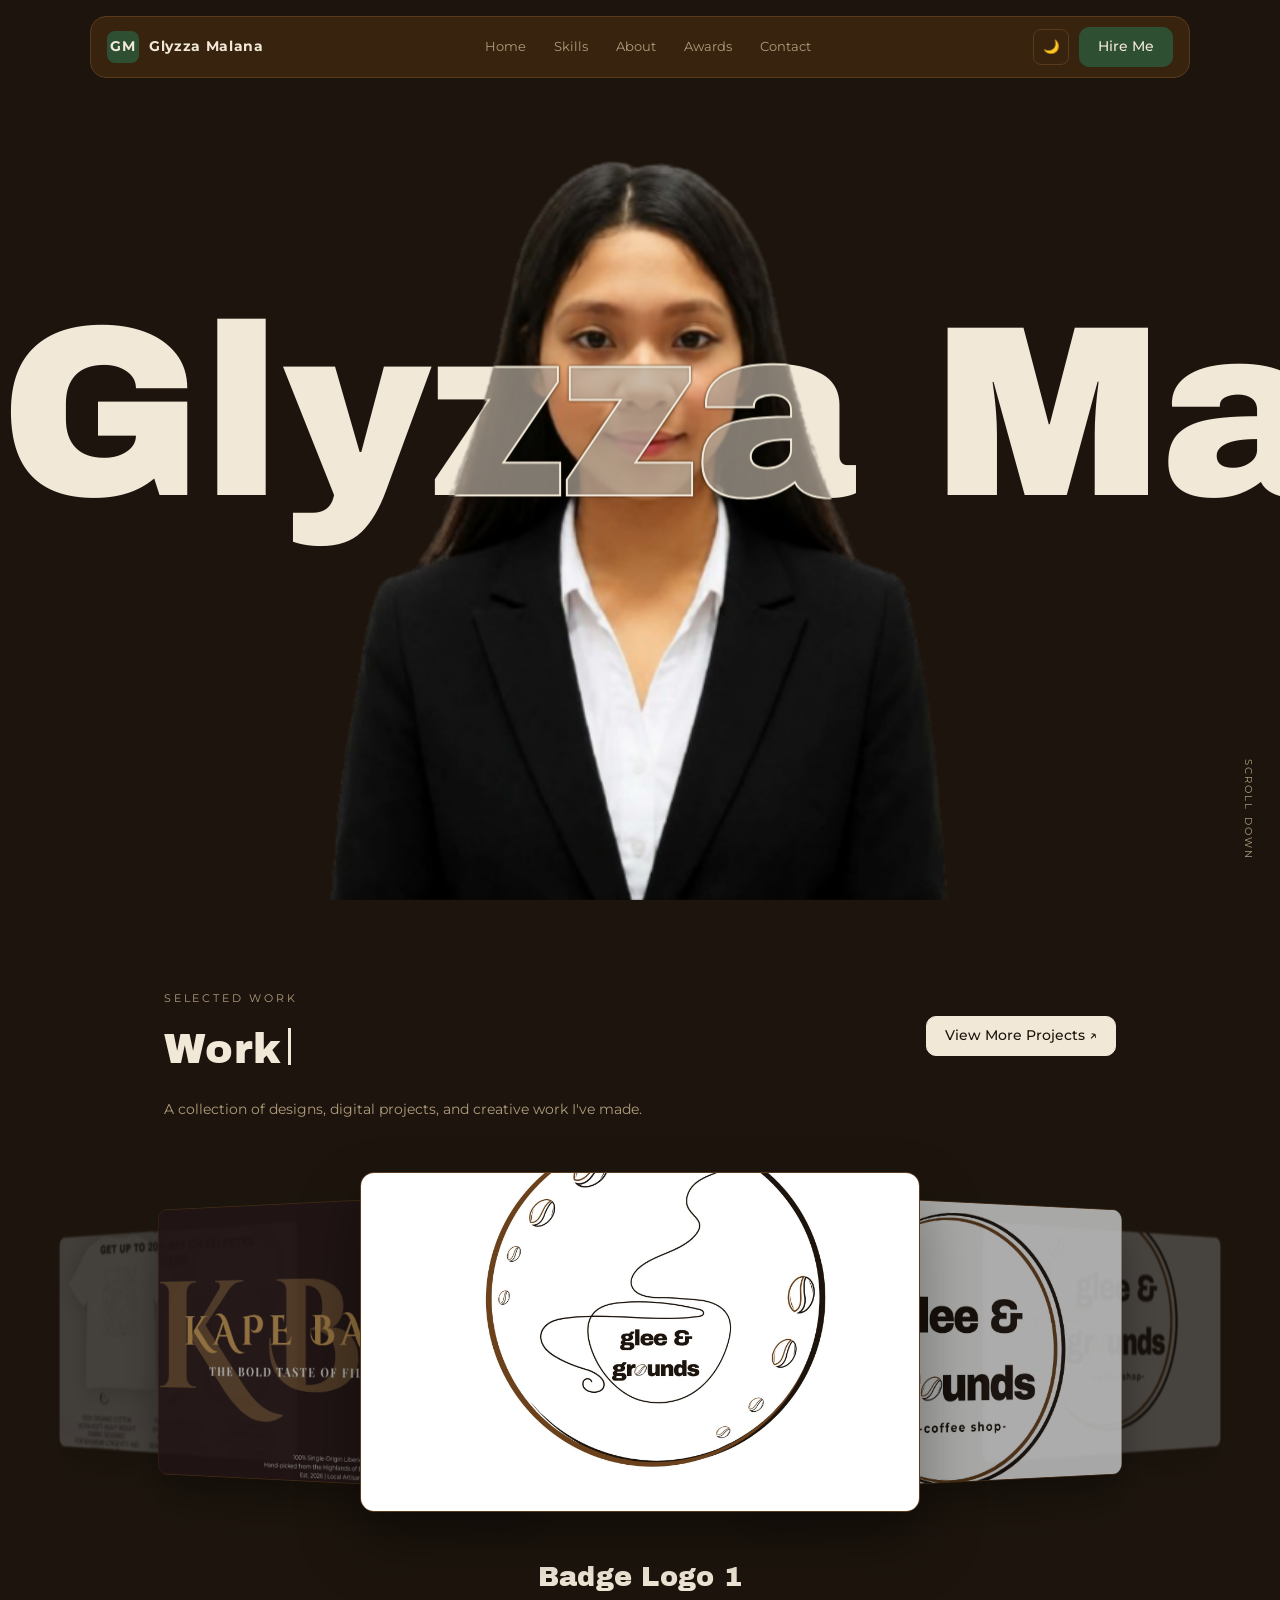
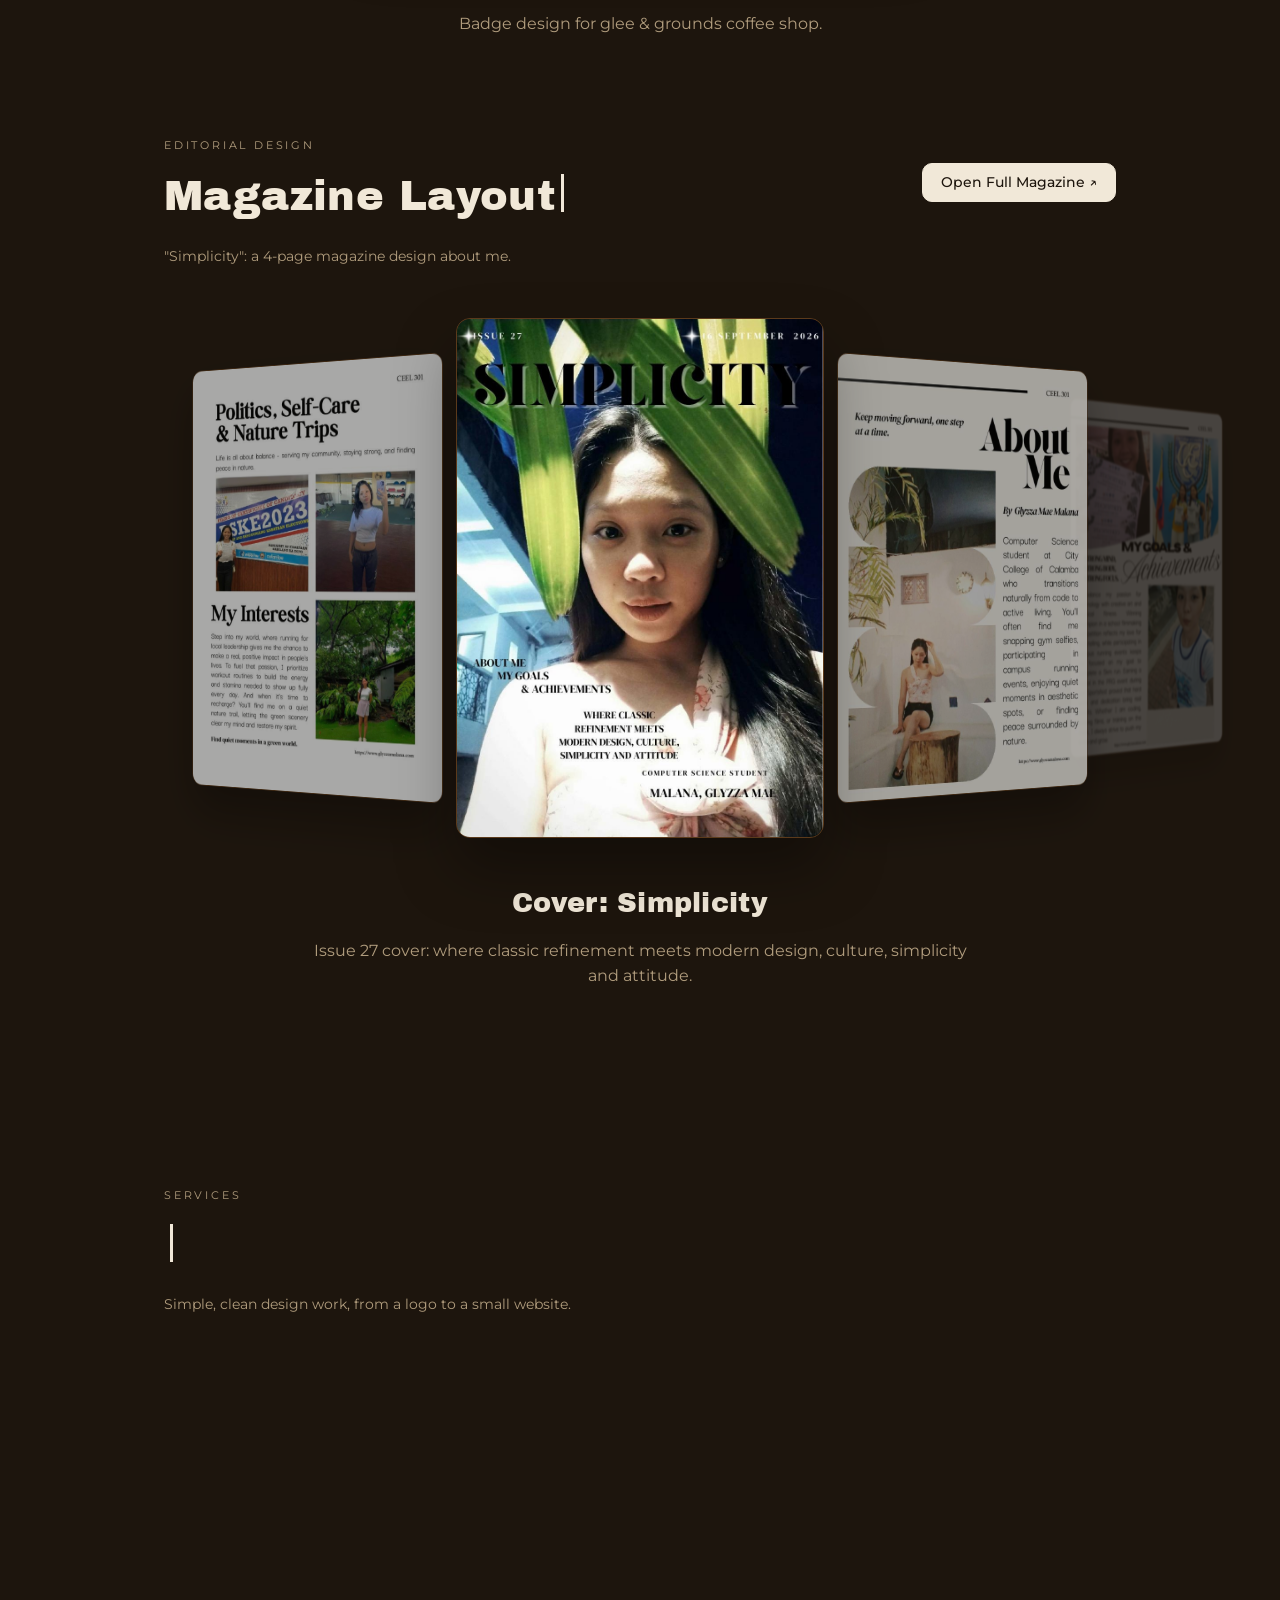
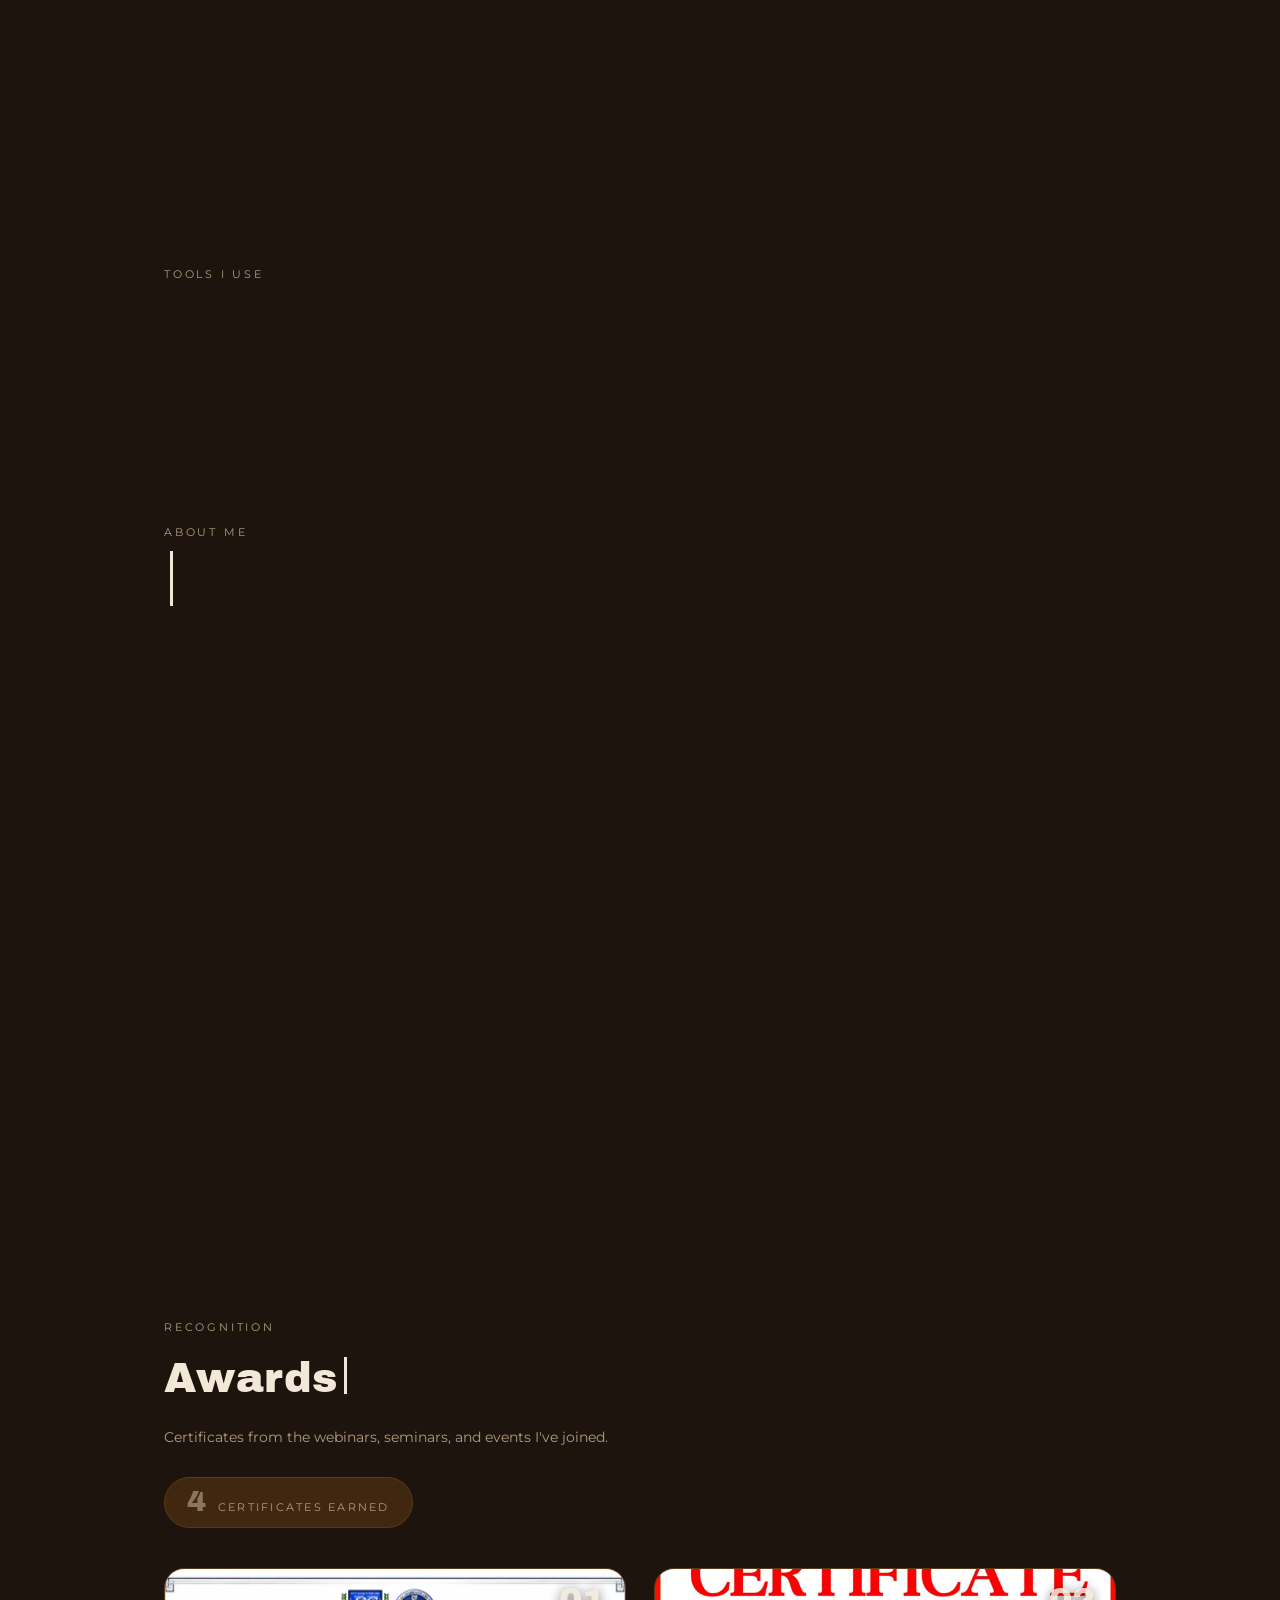
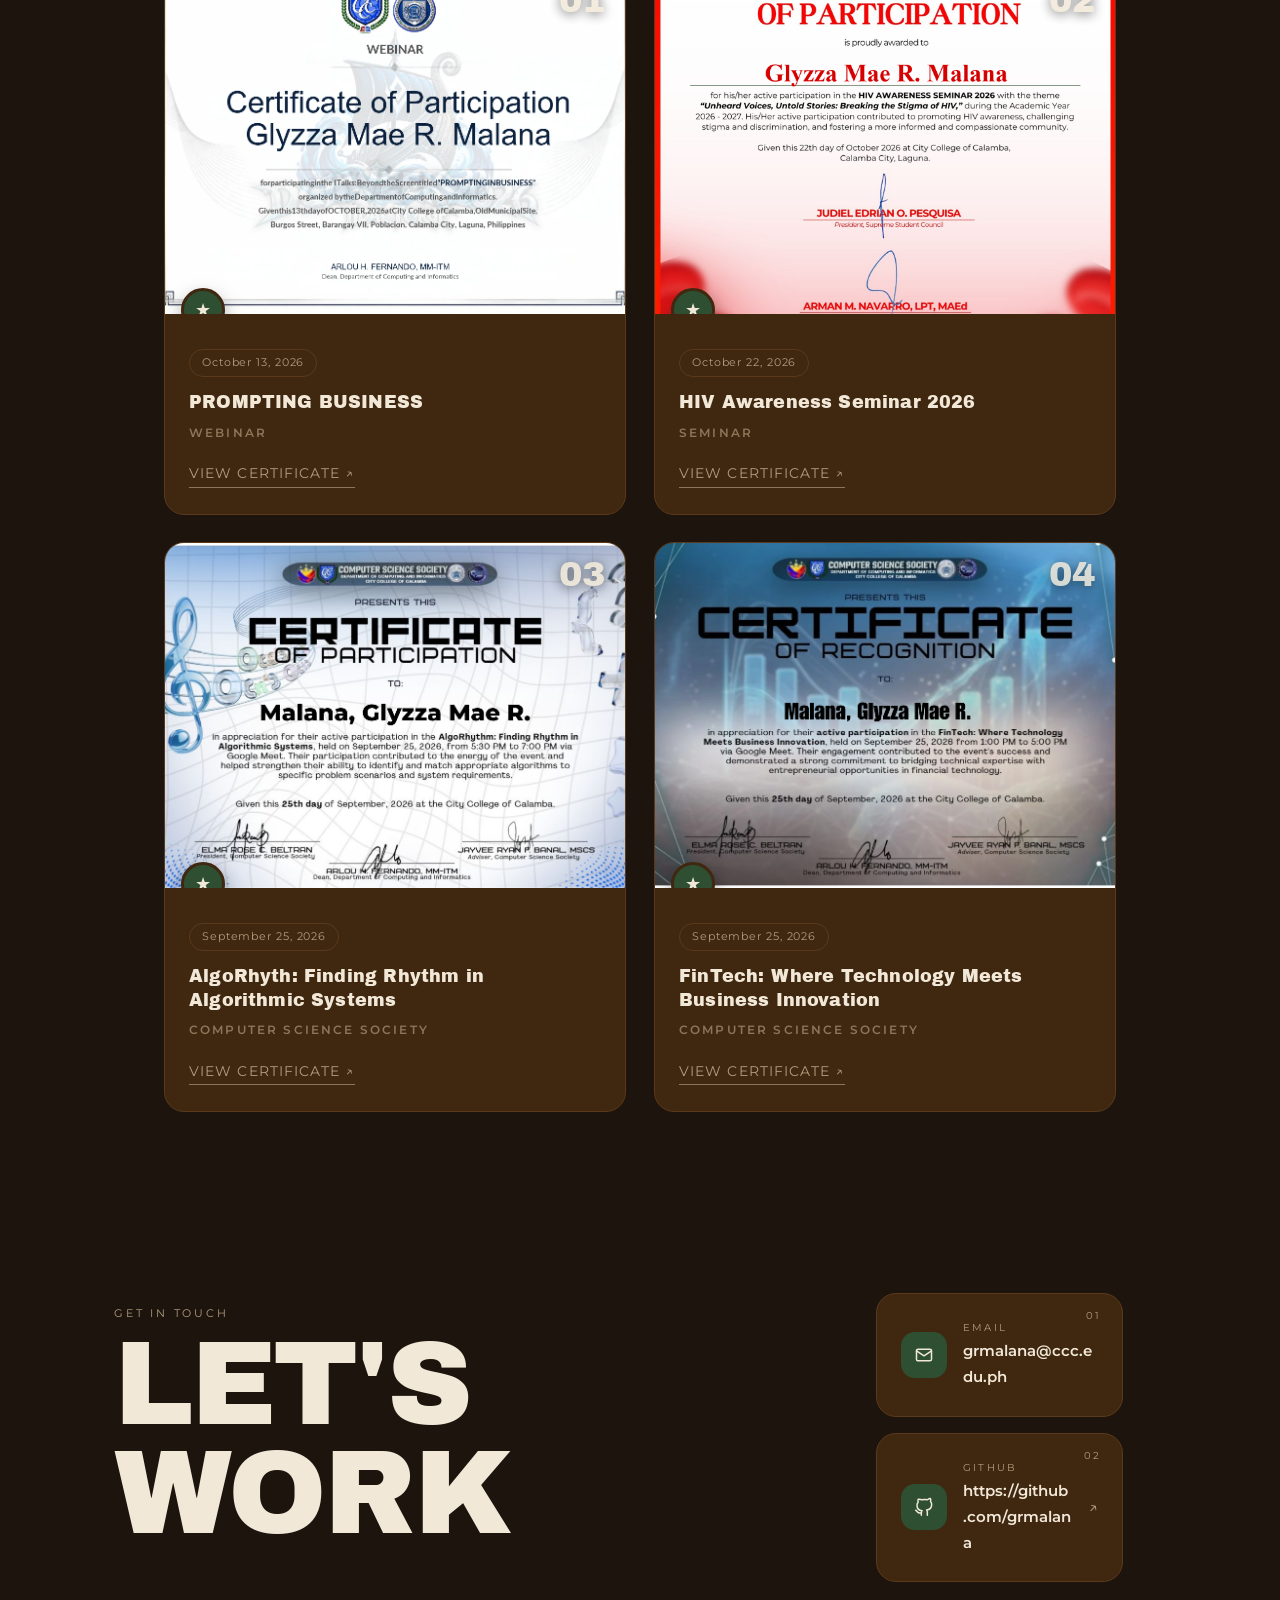
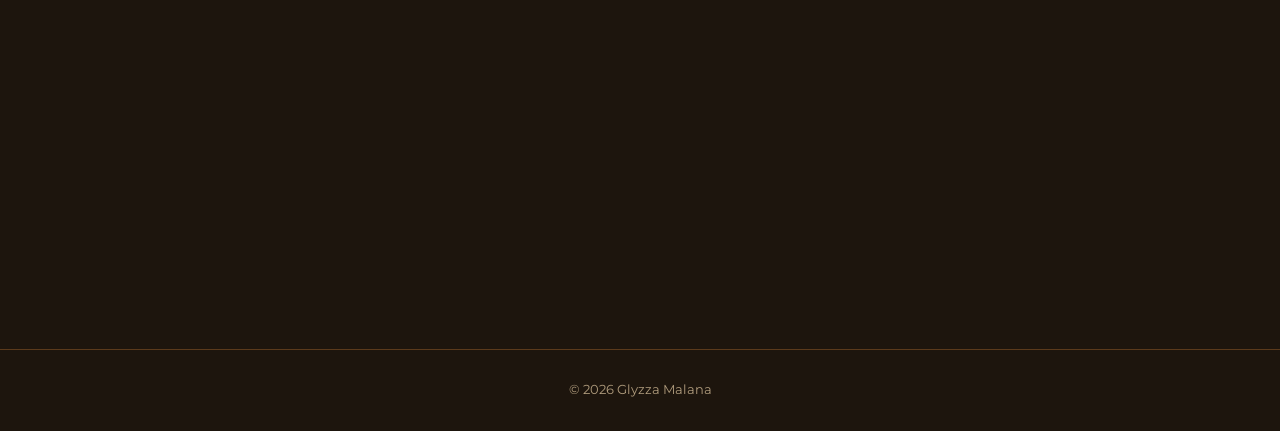
<file: index.html>
<!DOCTYPE html>
<html lang="en">
<head>
  <meta charset="UTF-8">
  <meta name="viewport" content="width=device-width, initial-scale=1">
  <title>Glyzza Malana | Portfolio</title>
  <link rel="preconnect" href="https://fonts.googleapis.com">
  <link href="https://fonts.googleapis.com/css2?family=Archivo+Black&family=Montserrat:wght@400;500;600;700&display=swap" rel="stylesheet">
  <link rel="stylesheet" href="style.css">
</head>
<body>
  <header class="nav">
    <a href="#home" class="logo"><span>GM</span> Glyzza Malana</a>
    <nav>
      <a href="#home">Home</a>
      <a href="#skills">Skills</a>
      <a href="#about">About</a>
      <a href="#awards">Awards</a>
      <a href="#contact">Contact</a>
    </nav>
    <div class="actions">
      <button id="theme" aria-label="Toggle theme">🌙</button>
      <a href="#contact" class="btn">Hire Me</a>
    </div>
  </header>

  <main>
    <section id="home" class="hero">
      <h1 class="title title-fill">Glyzza Malana</h1>

      <!-- Your photo (cut-out with transparent background) -->
      <img src="images/me.jpg-removebg-preview.png" alt="Photo of Glyzza Malana" class="me"
           onerror="this.onerror=null; this.src='images/me.png'">

      <!-- Outline copy of the name, shown ONLY where your photo is (script.js fills in the text and the mask) -->
      <div class="front-layer" aria-hidden="true"><div class="title title-line">Glyzza Malana</div></div>

      <span class="scroll">SCROLL DOWN</span>
    </section>

    <section id="work">
      <div class="work-head">
        <div>
          <p class="eyebrow">SELECTED WORK</p>
          <h2 class="typing">Work</h2>
          <p class="sub">A collection of designs, digital projects, and creative work I've made.</p>
        </div>
        <!-- Change # to your full portfolio / Behance / Drive link -->
        <a href="https://drive.google.com/drive/folders/10zb5Ee0VnDWq4Fj_ppqebehIgfZHGkWr?usp=sharing" class="btn more" target="_blank" rel="noopener">View More Projects ↗</a>
      </div>

      <div class="coverflow">
        <div class="cf-stage">
          <!-- ONE BLOCK PER PICTURE/PROJECT: copy a whole <figure>...</figure> to add another slide -->
          <figure class="cf-slide"
                  data-title="Badge Logo 1"
                  data-desc="Badge design for glee & grounds coffee shop."
                  data-link="#">
            <img src="images/Badge_1.jpg" alt="glee & grounds badge logo 1">
          </figure>

          <figure class="cf-slide"
                  data-title="Badge Logo 2"
                  data-desc="Alternate badge design for glee & grounds coffee shop."
                  data-link="#">
            <img src="images/Badge_2.jpg" alt="glee & grounds badge logo 2">
          </figure>

          <figure class="cf-slide"
                  data-title="Horizontal Logo"
                  data-desc="Horizontal logo design for glee & grounds coffee shop."
                  data-link="#">
            <img src="images/Horizontal_Logo.jpg" alt="glee & grounds horizontal logo">
          </figure>

          <figure class="cf-slide"
                  data-title="Logo Icon"
                  data-desc="Icon logo mark of glee & grounds coffee shop."
                  data-link="#">
            <img src="images/Logo-Icon.jpg" alt="glee & grounds logo icon">
          </figure>

          <figure class="cf-slide"
                  data-title="Vertical Logo"
                  data-desc="Vertical logo design for glee & grounds coffee shop."
                  data-link="#">
            <img src="images/Vertical_Logo.jpg" alt="glee & grounds vertical logo">
          </figure>

          <figure class="cf-slide"
                  data-title="print media_1"
                  data-desc="PrintMediaProposal."
                  data-link="#">
            <img src="images/printmedia_1.png" alt="PrintMediaProposal">
          </figure>

          <figure class="cf-slide"
                  data-title="print media_2"
                  data-desc="PrintMediaProposal."
                  data-link="#">
            <img src="images/printmedia_2.png" alt="PrintMediaProposal">
          </figure>

           <figure class="cf-slide"
                  data-title="Kape Barako"
                  data-desc="KapengBarakoBrand."
                  data-link="#">
            <img src="images/KAPE BARAKO.jpg" alt="TyphographyBrand">
          </figure>

        </div>

        <div class="cf-info">
          <h3></h3>
          <p></p>
          <a href="#" class="link"></a>
        </div>
      </div>

      <!-- MAGAZINE GALLERY: one slide per magazine page (same hover sliding as above) -->
      <div class="work-head mag-head">
        <div>
          <p class="eyebrow">EDITORIAL DESIGN</p>
          <h2 class="typing">Magazine Layout</h2>
          <p class="sub">"Simplicity": a 4-page magazine design about me.</p>
        </div>
        <a href="MALANA_MagazineMe.pdf" class="btn more" target="_blank" rel="noopener">Open Full Magazine ↗</a>
      </div>

      <div class="coverflow portrait" data-spread="1.65">
        <div class="cf-stage">
          <figure class="cf-slide"
                  data-title="Cover: Simplicity"
                  data-desc="Issue 27 cover: where classic refinement meets modern design, culture, simplicity and attitude."
                  data-link="MALANA_MagazineMe.pdf">
            <img src="images/magazine_1.jpg" alt="Magazine page 1: Cover: Simplicity">
          </figure>

          <figure class="cf-slide"
                  data-title="About Me"
                  data-desc="Page 2: a short introduction about me, with photos and editorial typography."
                  data-link="MALANA_MagazineMe.pdf">
            <img src="images/magazine_2.jpg" alt="Magazine page 2: About Me">
          </figure>

          <figure class="cf-slide"
                  data-title="Goals &amp; Achievements"
                  data-desc="Page 3: my goals and achievements, from filmmaking to running."
                  data-link="MALANA_MagazineMe.pdf">
            <img src="images/magazine_3.jpg" alt="Magazine page 3: Goals &amp; Achievements">
          </figure>

          <figure class="cf-slide"
                  data-title="Politics, Self-Care &amp; Nature"
                  data-desc="Page 4: my interests, from community leadership to workouts and nature trips."
                  data-link="MALANA_MagazineMe.pdf">
            <img src="images/magazine_4.jpg" alt="Magazine page 4: Politics, Self-Care &amp; Nature">
          </figure>
        </div>

        <div class="cf-info">
          <h3></h3>
          <p></p>
          <a href="MALANA_MagazineMe.pdf" class="link" target="_blank" rel="noopener"></a>
        </div>
      </div>
    </section>

    <section id="skills">
  <p class="eyebrow">SERVICES</p>
  <h2 class="typing">What I Can Do</h2>
  <p class="sub">Simple, clean design work, from a logo to a small website.</p>

  <div class="skill-grid">
    <article class="skill reveal">
      <span class="num">01</span>
      <div class="icon"><svg viewBox="0 0 24 24" width="24" height="24" fill="none" stroke="currentColor" stroke-width="1.8" stroke-linecap="round" stroke-linejoin="round" aria-hidden="true"><path d="M12 19l7-7 3 3-7 7-3-3z"/><path d="M18 13l-1.5-7.5L2 2l3.5 14.5L13 18l5-5z"/><path d="M2 2l7.6 7.6"/><circle cx="11" cy="11" r="2"/></svg></div>
      <h3>Logo Design</h3>
      <p>Memorable logo marks made in several layouts: badge, horizontal, vertical, and icon-only.</p>
    </article>
    <article class="skill reveal">
      <span class="num">02</span>
      <div class="icon"><svg viewBox="0 0 24 24" width="24" height="24" fill="none" stroke="currentColor" stroke-width="1.8" stroke-linecap="round" stroke-linejoin="round" aria-hidden="true"><polygon points="12 2 2 7 12 12 22 7 12 2"/><polyline points="2 17 12 22 22 17"/><polyline points="2 12 12 17 22 12"/></svg></div>
      <h3>Brand Identity</h3>
      <p>Consistent colors, fonts, and logo variations that make a brand feel complete.</p>
    </article>
    <article class="skill reveal">
      <span class="num">03</span>
      <div class="icon"><svg viewBox="0 0 24 24" width="24" height="24" fill="none" stroke="currentColor" stroke-width="1.8" stroke-linecap="round" stroke-linejoin="round" aria-hidden="true"><rect x="3" y="3" width="18" height="18" rx="3"/><circle cx="8.5" cy="8.5" r="1.5"/><polyline points="21 15 16 10 5 21"/></svg></div>
      <h3>Graphic Design</h3>
      <p>Clean layouts, posters, and social media graphics created in Canva.</p>
    </article>
    <article class="skill reveal">
      <span class="num">04</span>
      <div class="icon"><svg viewBox="0 0 24 24" width="24" height="24" fill="none" stroke="currentColor" stroke-width="1.8" stroke-linecap="round" stroke-linejoin="round" aria-hidden="true"><rect x="2" y="3" width="20" height="14" rx="2"/><line x1="8" y1="21" x2="16" y2="21"/><line x1="12" y1="17" x2="12" y2="21"/></svg></div>
      <h3>Simple Web Design</h3>
      <p>Tidy, responsive web pages built with HTML, CSS, and JavaScript.</p>
    </article>
  </div>

  <p class="eyebrow tools-label">TOOLS I USE</p>
  <!-- Tools I Use: self-contained (logos are built in, no image files needed) -->
  <style>
    .tools{display:flex;flex-wrap:wrap;gap:12px}
    .tool{display:inline-flex;align-items:center;gap:10px;padding:9px 18px 9px 12px;border:1px solid var(--line);border-radius:999px;
      background:var(--panel);font-size:.85rem;font-weight:600;transition:transform .3s,border-color .3s,box-shadow .3s}
    .tool .tl{width:26px;height:26px;flex:none}
    .tool:hover{transform:translateY(-4px);border-color:var(--tan);box-shadow:0 12px 26px rgba(0,0,0,.25)}
  </style>
  <div class="tools reveal">
    <div class="tool"><svg class="tl" aria-hidden="true" focusable="false" xmlns="http://www.w3.org/2000/svg" viewBox="0 0 128 128"><g fill="#00c4cc"><path d="M59.39.152c-.484.051-1.995.23-3.328.387-5.374.613-11.468 2.227-16.816 4.48C19.891 13.106 5.324 30.849 1.305 51.2.359 56.04.129 58.418.129 64c0 7.195.715 12.16 2.61 18.434 6.195 20.53 22.323 36.632 42.906 42.851 6.195 1.871 11.187 2.586 18.355 2.586 7.195 0 12.16-.715 18.434-2.61 20.53-6.195 36.632-22.323 42.851-42.906 1.871-6.195 2.586-11.187 2.586-18.355 0-3.047-.152-6.527-.332-7.809-2.074-14.796-8.168-27.238-18.328-37.402C99.07 8.703 86.68 2.586 72.19.512c-1.996-.282-11.238-.54-12.8-.36zm-20.863 40.32c1.36.41 1.996.794 2.918 1.715 1.793 1.82 2.203 2.817 2.203 5.555 0 2.051-.078 2.434-.691 3.508-1.18 1.996-3.918 3.84-5.812 3.89-1.333.028-1.278-.562.18-2.097 1.945-2.023 2.226-2.79 2.226-5.813-.024-2.917-.383-3.914-1.739-4.734-1.128-.691-2.355-.64-4.148.203-4.66 2.23-9.703 9.653-11.672 17.258-2.613 10.137 2.02 18.25 9.649 16.867 2.226-.41 6.425-2.558 8.246-4.25 1.508-1.379 1.508-1.406 1.66-3.12.336-3.587 2.867-7.169 6.25-8.833 1.558-.77 1.945-.844 4.043-.844 1.996 0 2.457.102 3.43.637 3.097 1.77 2.457 5.89-.895 5.89-1.945 0-2.945-1-1.535-1.534 1.383-.512.867-2.434-.742-2.868-1.895-.488-4.047.793-5.403 3.25-1.64 2.97-1.715 6.504-.156 8.114 1.512 1.613 3.406.336 4.867-3.329.766-1.867 1.867-2.867 3.149-2.867 1.125 0 1.332.692.843 2.793-.718 3.25-.23 4.094 1.793 3.098.664-.309 1.766-1.023 2.43-1.535l1.254-1 .848-4.43c.922-4.965 1.277-5.633 3.172-5.988 1.82-.336 2.23.562 1.562 3.402l-.36 1.59 1.333-1.36c3.148-3.226 7.015-4.812 8.347-3.48.715.715.637 1.613-.386 4.785-.485 1.512-1.153 3.895-1.457 5.25-.461 2.047-.489 2.535-.23 2.868.82.972 3.327-.028 5.554-2.204l1.305-1.277.156-2.844c.152-3.277.457-4.453 1.328-5.504.82-.972 2.305-1.687 3.098-1.484.793.207.793.973.078 3.227-1 3.097-.895 10.238.129 10.238.41 0 2.507-2.2 3.84-4.043l.996-1.36-.793-.816c-1.383-1.46-1.715-2.406-1.715-4.789 0-1.738.129-2.379.562-3.227.719-1.328 1.844-2.3 3.176-2.687 1.406-.434 3.148.281 3.863 1.562.719 1.305.54 4.223-.383 6.223l-.664 1.457h.895c1.23 0 1.715-.305 3.918-2.379 1.152-1.101 2.484-2.05 3.48-2.511 3.918-1.84 8.528-.895 9.293 1.921.64 2.254-.765 3.84-3.226 3.66-1.766-.128-2.098-.59-1.074-1.456 1.843-1.54 0-3.508-2.637-2.793-1.434.386-3.047 1.996-3.89 3.867-1.692 3.738-.794 8.14 1.636 8.14.973 0 2.691-1.921 3.355-3.789.793-2.152 2.457-3.507 3.711-3.02.692.255.743.946.309 3.122-.488 2.383-.563 4.61-.18 5.633.153.382.614 1.101 1.051 1.586.816.921.844 1.254.152 1.691-.332.23-.77.129-1.843-.46-1.485-.77-2.766-2.153-3.227-3.458l-.281-.766-1.024.766c-.59.41-1.511.871-2.047 1.023-2.125.563-4.738-.894-5.964-3.351-.489-.95-.641-3.738-.282-4.813.204-.59.204-.59-.617-.18-.433.231-1.355.485-2.07.563-1.18.13-1.36.258-2.535 1.742-1.664 2.07-4.61 4.864-5.813 5.454-2.558 1.277-3.402.918-4.07-1.72l-.461-1.765-1.102.973c-1.406 1.23-4.222 2.715-5.836 3.074-1.535.332-3.175-.156-3.84-1.18-.995-1.535-.663-4.785.922-9.164 1.176-3.25.333-3.3-2.636-.203-2.203 2.328-3.149 3.992-3.762 6.578-.64 2.688-1.41 3.66-3.148 4.07-1.051.231-1.54-.41-1.332-1.816l.152-1.129-.973.668c-1.383.946-3.125 1.817-4.328 2.149-1.203.332-2.789-.024-3.172-.692-.691-1.175-.691-1.175-1.765-.332-2.332 1.895-5.66 1.356-7.348-1.152l-.54-.793-1.687 1.562c-4.867 4.454-10.957 6.45-15.464 5.067-5.735-1.738-8.907-6.656-8.856-13.746.024-7.117 3.172-14.617 8.473-20.172 2.996-3.125 5.812-4.969 8.68-5.66 2.07-.512 3.328-.485 5.296.129zm0 0"/><path d="M90.418 58.676c-.563.562-.356 2.816.36 4.25.359.742.742 1.332.87 1.332.102 0 .332-.59.512-1.309.64-2.66-.512-5.504-1.742-4.273zm0 0"/></g></svg><span>Canva</span></div>
    <div class="tool"><svg class="tl" aria-hidden="true" focusable="false" xmlns="http://www.w3.org/2000/svg" viewBox="0 0 128 128"><path fill="#fff" d="M44.59 4.21a63.28 63.28 0 004.33 120.9 67.6 67.6 0 0032.36.35 57.13 57.13 0 0025.9-13.46 57.44 57.44 0 0016-26.26 74.33 74.33 0 001.61-33.58H65.27v24.69h34.47a29.72 29.72 0 01-12.66 19.52 36.16 36.16 0 01-13.93 5.5 41.29 41.29 0 01-15.1 0A37.16 37.16 0 0144 95.74a39.3 39.3 0 01-14.5-19.42 38.31 38.31 0 010-24.63 39.25 39.25 0 019.18-14.91A37.17 37.17 0 0176.13 27a34.28 34.28 0 0113.64 8q5.83-5.8 11.64-11.63c2-2.09 4.18-4.08 6.15-6.22A61.22 61.22 0 0087.2 4.59a64 64 0 00-42.61-.38z"/><path fill="#e33629" d="M44.59 4.21a64 64 0 0142.61.37 61.22 61.22 0 0120.35 12.62c-2 2.14-4.11 4.14-6.15 6.22Q95.58 29.23 89.77 35a34.28 34.28 0 00-13.64-8 37.17 37.17 0 00-37.46 9.74 39.25 39.25 0 00-9.18 14.91L8.76 35.6A63.53 63.53 0 0144.59 4.21z"/><path fill="#f8bd00" d="M3.26 51.5a62.93 62.93 0 015.5-15.9l20.73 16.09a38.31 38.31 0 000 24.63q-10.36 8-20.73 16.08a63.33 63.33 0 01-5.5-40.9z"/><path fill="#587dbd" d="M65.27 52.15h59.52a74.33 74.33 0 01-1.61 33.58 57.44 57.44 0 01-16 26.26c-6.69-5.22-13.41-10.4-20.1-15.62a29.72 29.72 0 0012.66-19.54H65.27c-.01-8.22 0-16.45 0-24.68z"/><path fill="#319f43" d="M8.75 92.4q10.37-8 20.73-16.08A39.3 39.3 0 0044 95.74a37.16 37.16 0 0014.08 6.08 41.29 41.29 0 0015.1 0 36.16 36.16 0 0013.93-5.5c6.69 5.22 13.41 10.4 20.1 15.62a57.13 57.13 0 01-25.9 13.47 67.6 67.6 0 01-32.36-.35 63 63 0 01-23-11.59A63.73 63.73 0 018.75 92.4z"/></svg><span>Google Workspace</span></div>
    <div class="tool"><svg class="tl" aria-hidden="true" focusable="false" xmlns="http://www.w3.org/2000/svg" viewBox="0 0 128 128"><mask id="vsc-a" width="128" height="128" x="0" y="0" maskUnits="userSpaceOnUse" style="mask-type:alpha"><path fill="#fff" fill-rule="evenodd" d="M90.767 127.126a7.968 7.968 0 0 0 6.35-.244l26.353-12.681a8 8 0 0 0 4.53-7.209V21.009a8 8 0 0 0-4.53-7.21L97.117 1.12a7.97 7.97 0 0 0-9.093 1.548l-50.45 46.026L15.6 32.013a5.328 5.328 0 0 0-6.807.302l-7.048 6.411a5.335 5.335 0 0 0-.006 7.888L20.796 64 1.74 81.387a5.336 5.336 0 0 0 .006 7.887l7.048 6.411a5.327 5.327 0 0 0 6.807.303l21.974-16.68 50.45 46.025a7.96 7.96 0 0 0 2.743 1.793Zm5.252-92.183L57.74 64l38.28 29.058V34.943Z" clip-rule="evenodd"/></mask><g mask="url(#vsc-a)"><path fill="#0065A9" d="M123.471 13.82 97.097 1.12A7.973 7.973 0 0 0 88 2.668L1.662 81.387a5.333 5.333 0 0 0 .006 7.887l7.052 6.411a5.333 5.333 0 0 0 6.811.303l103.971-78.875c3.488-2.646 8.498-.158 8.498 4.22v-.306a8.001 8.001 0 0 0-4.529-7.208Z"/><g filter="url(#vsc-b)"><path fill="#007ACC" d="m123.471 114.181-26.374 12.698A7.973 7.973 0 0 1 88 125.333L1.662 46.613a5.333 5.333 0 0 1 .006-7.887l7.052-6.411a5.333 5.333 0 0 1 6.811-.303l103.971 78.874c3.488 2.647 8.498.159 8.498-4.219v.306a8.001 8.001 0 0 1-4.529 7.208Z"/></g><g filter="url(#vsc-c)"><path fill="#1F9CF0" d="M97.098 126.882A7.977 7.977 0 0 1 88 125.333c2.952 2.952 8 .861 8-3.314V5.98c0-4.175-5.048-6.266-8-3.313a7.977 7.977 0 0 1 9.098-1.549L123.467 13.8A8 8 0 0 1 128 21.01v85.982a8 8 0 0 1-4.533 7.21l-26.369 12.681Z"/></g><path fill="url(#vsc-d)" fill-rule="evenodd" d="M90.69 127.126a7.968 7.968 0 0 0 6.349-.244l26.353-12.681a8 8 0 0 0 4.53-7.21V21.009a8 8 0 0 0-4.53-7.21L97.039 1.12a7.97 7.97 0 0 0-9.093 1.548l-50.45 46.026-21.974-16.68a5.328 5.328 0 0 0-6.807.302l-7.048 6.411a5.336 5.336 0 0 0-.006 7.888L20.718 64 1.662 81.386a5.335 5.335 0 0 0 .006 7.888l7.048 6.411a5.328 5.328 0 0 0 6.807.303l21.975-16.681 50.45 46.026a7.959 7.959 0 0 0 2.742 1.793Zm5.252-92.184L57.662 64l38.28 29.057V34.943Z" clip-rule="evenodd" opacity="0.25" style="mix-blend-mode:overlay"/></g><defs><filter id="vsc-b" width="144.744" height="113.408" x="-8.41115" y="22.5944" color-interpolation-filters="sRGB" filterUnits="userSpaceOnUse"><feFlood flood-opacity="0" result="BackgroundImageFix"/><feColorMatrix in="SourceAlpha" result="hardAlpha" values="0 0 0 0 0 0 0 0 0 0 0 0 0 0 0 0 0 0 127 0"/><feOffset/><feGaussianBlur stdDeviation="4.16667"/><feColorMatrix values="0 0 0 0 0 0 0 0 0 0 0 0 0 0 0 0 0 0 0.25 0"/><feBlend in2="BackgroundImageFix" mode="overlay" result="effect1_dropShadow_1_36"/><feBlend in="SourceGraphic" in2="effect1_dropShadow_1_36" result="shape"/></filter><filter id="vsc-c" width="56.6667" height="144.007" x="79.6667" y="-8.0035" color-interpolation-filters="sRGB" filterUnits="userSpaceOnUse"><feFlood flood-opacity="0" result="BackgroundImageFix"/><feColorMatrix in="SourceAlpha" result="hardAlpha" values="0 0 0 0 0 0 0 0 0 0 0 0 0 0 0 0 0 0 127 0"/><feOffset/><feGaussianBlur stdDeviation="4.16667"/><feColorMatrix values="0 0 0 0 0 0 0 0 0 0 0 0 0 0 0 0 0 0 0.25 0"/><feBlend in2="BackgroundImageFix" mode="overlay" result="effect1_dropShadow_1_36"/><feBlend in="SourceGraphic" in2="effect1_dropShadow_1_36" result="shape"/></filter><linearGradient id="vsc-d" x1="63.9222" x2="63.9222" y1="0.329902" y2="127.67" gradientUnits="userSpaceOnUse"><stop stop-color="#fff"/><stop offset="1" stop-color="#fff" stop-opacity="0"/></linearGradient></defs></svg><span>VS Code</span></div>
    <div class="tool"><svg class="tl" aria-hidden="true" focusable="false" xmlns="http://www.w3.org/2000/svg" viewBox="0 0 128 128"><path fill="#E44D26" d="M19.037 113.876L9.032 1.661h109.936l-10.016 112.198-45.019 12.48z"/><path fill="#F16529" d="M64 116.8l36.378-10.086 8.559-95.878H64z"/><path fill="#EBEBEB" d="M64 52.455H45.788L44.53 38.361H64V24.599H29.489l.33 3.692 3.382 37.927H64zm0 35.743l-.061.017-15.327-4.14-.979-10.975H33.816l1.928 21.609 28.193 7.826.063-.017z"/><path fill="#fff" d="M63.952 52.455v13.763h16.947l-1.597 17.849-15.35 4.143v14.319l28.215-7.82.207-2.325 3.234-36.233.335-3.696h-3.708zm0-27.856v13.762h33.244l.276-3.092.628-6.978.329-3.692z"/></svg><span>HTML</span></div>
    <div class="tool"><svg class="tl" aria-hidden="true" focusable="false" xmlns="http://www.w3.org/2000/svg" viewBox="0 0 128 128"><path fill="#1572B6" d="M18.814 114.123L8.76 1.352h110.48l-10.064 112.754-45.243 12.543-45.119-12.526z"/><path fill="#33A9DC" d="M64.001 117.062l36.559-10.136 8.601-96.354h-45.16v106.49z"/><path fill="#fff" d="M64.001 51.429h18.302l1.264-14.163H64.001V23.435h34.682l-.332 3.711-3.4 38.114h-30.95V51.429z"/><path fill="#EBEBEB" d="M64.083 87.349l-.061.018-15.403-4.159-.985-11.031H33.752l1.937 21.717 28.331 7.863.063-.018v-14.39z"/><path fill="#fff" d="M81.127 64.675l-1.666 18.522-15.426 4.164v14.39l28.354-7.858.208-2.337 2.406-26.881H81.127z"/><path fill="#EBEBEB" d="M64.048 23.435v13.831H30.64l-.277-3.108-.63-7.012-.331-3.711h34.646zm-.047 27.996v13.831H48.792l-.277-3.108-.631-7.012-.33-3.711h16.447z"/></svg><span>CSS</span></div>
    <div class="tool"><svg class="tl" aria-hidden="true" focusable="false" xmlns="http://www.w3.org/2000/svg" viewBox="0 0 128 128"><path fill="#F0DB4F" d="M1.408 1.408h125.184v125.185H1.408z"/><path fill="#323330" d="M116.347 96.736c-.917-5.711-4.641-10.508-15.672-14.981-3.832-1.761-8.104-3.022-9.377-5.926-.452-1.69-.512-2.642-.226-3.665.821-3.32 4.784-4.355 7.925-3.403 2.023.678 3.938 2.237 5.093 4.724 5.402-3.498 5.391-3.475 9.163-5.879-1.381-2.141-2.118-3.129-3.022-4.045-3.249-3.629-7.676-5.498-14.756-5.355l-3.688.477c-3.534.893-6.902 2.748-8.877 5.235-5.926 6.724-4.236 18.492 2.975 23.335 7.104 5.332 17.54 6.545 18.873 11.531 1.297 6.104-4.486 8.08-10.234 7.378-4.236-.881-6.592-3.034-9.139-6.949-4.688 2.713-4.688 2.713-9.508 5.485 1.143 2.499 2.344 3.63 4.26 5.795 9.068 9.198 31.76 8.746 35.83-5.176.165-.478 1.261-3.666.38-8.581zM69.462 58.943H57.753l-.048 30.272c0 6.438.333 12.34-.714 14.149-1.713 3.558-6.152 3.117-8.175 2.427-2.059-1.012-3.106-2.451-4.319-4.485-.333-.584-.583-1.036-.667-1.071l-9.52 5.83c1.583 3.249 3.915 6.069 6.902 7.901 4.462 2.678 10.459 3.499 16.731 2.059 4.082-1.189 7.604-3.652 9.448-7.401 2.666-4.915 2.094-10.864 2.07-17.444.06-10.735.001-21.468.001-32.237z"/></svg><span>JavaScript</span></div>
  </div>
</section>

    <section id="about">
      <p class="eyebrow">ABOUT ME</p>
      <h2 class="typing about-title">Creative Mind. Clean Design.</h2>

      <div class="about-top reveal">
        <img class="avatar" src="images/me.jpg-removebg-preview.png" alt="Glyzza Malana"
             onerror="this.onerror=null; this.src='images/me.png'">
        <div class="about-info">
          <h3 class="about-name">GLYZZA MALANA</h3>

          <!-- Edit these 3 stats so they are true for you -->
          <div class="stats">
            <div><span>PROJECTS</span><b>5+</b></div>
            <div><span>SPECIALTY</span><b>Logo Design</b></div>
            <div><span>MAIN TOOL</span><b>Canva|Google Workspace|VS Code</b></div>
          </div>

          <p>I'm a graphic designer who creates logos and brand identities, from badge and horizontal layouts to vertical versions and icon-only marks. I use Canva to bring ideas to life, and I also build simple, clean websites with HTML, CSS, and JavaScript. I stay organized with Google Workspace and enjoy turning rough ideas into designs that feel clear and complete.</p>
          <!-- Put your resume file in the project folder and name it resume.pdf -->
          <p>Want to know more about my experience? <a href="WORK (1).pdf" class="link" download>Download my resume</a>.</p>
        </div>
      </div>

      <div class="about-bottom reveal">
        <div>
          <p class="eyebrow">CURRENTLY</p>
          <ul class="now">
            <li><span class="ico"><svg viewBox="0 0 24 24" width="18" height="18" fill="none" stroke="currentColor" stroke-width="1.8" stroke-linecap="round" stroke-linejoin="round" aria-hidden="true"><polyline points="16 18 22 12 16 6"/><polyline points="8 6 2 12 8 18"/></svg></span><div><b>Building</b><small>Logos &amp; brand identities</small></div></li>
            <li><span class="ico"><svg viewBox="0 0 24 24" width="18" height="18" fill="none" stroke="currentColor" stroke-width="1.8" stroke-linecap="round" stroke-linejoin="round" aria-hidden="true"><circle cx="12" cy="12" r="10"/><polygon points="16.2 7.8 14.1 14.1 7.8 16.2 9.9 9.9 16.2 7.8"/></svg></span><div><b>Exploring</b><small>Web design &amp; layouts</small></div></li>
            <li><span class="ico"><svg viewBox="0 0 24 24" width="18" height="18" fill="none" stroke="currentColor" stroke-width="1.8" stroke-linecap="round" stroke-linejoin="round" aria-hidden="true"><path d="M4 19.5A2.5 2.5 0 0 1 6.5 17H20"/><path d="M6.5 2H20v20H6.5A2.5 2.5 0 0 1 4 19.5v-15A2.5 2.5 0 0 1 6.5 2z"/></svg></span><div><b>Learning</b><small>More design &amp; web skills</small></div></li>
          </ul>
        </div>

        <!-- Cards cycle automatically; click to flip to the next one. Edit or add traits here -->
        <div class="traits" title="Click for the next trait">
          <div class="trait"><small>TRAIT</small><b>Creative</b></div>
          <div class="trait"><small>TRAIT</small><b>Organized</b></div>
          <div class="trait"><small>TRAIT</small><b>Detail-oriented</b></div>
          <div class="trait"><small>TRAIT</small><b>Curious</b></div>
        </div>
      </div>
    </section>

    <!-- ===== AWARDS ===== -->
    <section id="awards">
      <p class="eyebrow">RECOGNITION</p>
      <h2 class="typing">Awards</h2>
      <p class="sub">Certificates from the webinars, seminars, and events I've joined.</p>

      <div class="award-count reveal">
        <b data-count="4">0</b><span>Certificates earned</span>
      </div>

      <div class="award-grid">
        <article class="award reveal">
          <div class="award-card">
            <span class="award-num">01</span>
            <div class="award-img">
              <img src="Award1.png" alt="Award1">
              <span class="award-badge" aria-hidden="true">★</span>
            </div>
            <div class="award-body">
              <time>October 13, 2026</time>
              <h3>PROMPTING BUSINESS</h3>
              <h4>WEBINAR</h4>
              <a href="Award1.png" class="link mono" target="_blank" rel="noopener">VIEW CERTIFICATE ↗</a>
            </div>
          </div>
        </article>

        <article class="award reveal">
          <div class="award-card">
            <span class="award-num">02</span>
            <div class="award-img">
              <img src="Award2.png" alt="Award2">
              <span class="award-badge" aria-hidden="true">★</span>
            </div>
            <div class="award-body">
              <time>October 22, 2026</time>
              <h3>HIV Awareness Seminar 2026</h3>
              <h4>Seminar</h4>
              <a href="Award2.png" class="link mono" target="_blank" rel="noopener">VIEW CERTIFICATE ↗</a>
            </div>
          </div>
        </article>

        <article class="award reveal">
          <div class="award-card">
            <span class="award-num">03</span>
            <div class="award-img">
              <img src="Award3.png" alt="Award3">
              <span class="award-badge" aria-hidden="true">★</span>
            </div>
            <div class="award-body">
              <time>September 25, 2026</time>
              <h3>AlgoRhyth: Finding Rhythm in Algorithmic Systems</h3>
              <h4>Computer Science Society</h4>
              <a href="Award3.png" class="link mono" target="_blank" rel="noopener">VIEW CERTIFICATE ↗</a>
            </div>
          </div>
        </article>

        <article class="award reveal">
          <div class="award-card">
            <span class="award-num">04</span>
            <div class="award-img">
              <img src="Award4.png" alt="Award4">
              <span class="award-badge" aria-hidden="true">★</span>
            </div>
            <div class="award-body">
              <time>September 25, 2026</time>
              <h3>FinTech: Where Technology Meets Business Innovation</h3>
              <h4>Computer Science Society</h4>
              <a href="Award4.png" class="link mono" target="_blank" rel="noopener">VIEW CERTIFICATE ↗</a>
            </div>
          </div>
        </article>
      </div>
    </section>

    <section id="contact">
      <div class="contact-wrap">
        <div class="contact-left">
          <p class="eyebrow reveal">GET IN TOUCH</p>
          <h2 class="contact-title" aria-label="Let's work together">
            <span class="reveal">LET'S</span>
            <span class="reveal">WORK</span>
            <span class="reveal">TOGETHER</span>
          </h2>
          <p class="contact-lead reveal">Looking for the next design to bring to life.</p>
          <p class="contact-text reveal">I'm open to opportunities in graphic design, logo and brand identity, and simple web design. Let's make something clear and memorable.</p>
        </div>

        <div class="contact-right">
          <a class="contact-card reveal" href="mailto:grmalana@ccc.edu.ph">
            <span class="cc-num">01</span>
            <span class="cc-icon"><svg viewBox="0 0 24 24" width="20" height="20" fill="none" stroke="currentColor" stroke-width="1.8" stroke-linecap="round" stroke-linejoin="round" aria-hidden="true"><rect x="3" y="5" width="18" height="14" rx="2"/><polyline points="3 7 12 13 21 7"/></svg></span>
            <span class="cc-text"><small>EMAIL</small><b>grmalana@ccc.edu.ph</b></span>
          </a>

          <a class="contact-card reveal" href="https://github.com/grmalana" target="_blank" rel="noopener">
            <span class="cc-num">02</span>
            <span class="cc-icon"><svg viewBox="0 0 24 24" width="20" height="20" fill="none" stroke="currentColor" stroke-width="1.8" stroke-linecap="round" stroke-linejoin="round" aria-hidden="true"><path d="M9 19c-5 1.5-5-2.5-7-3m14 6v-3.9a3.4 3.4 0 0 0-.9-2.6c3-.3 6.1-1.5 6.1-6.6a5.1 5.1 0 0 0-1.4-3.5 4.8 4.8 0 0 0-.1-3.5s-1.1-.3-3.6 1.4a12.3 12.3 0 0 0-6.4 0C6.2 2.5 5.1 2.8 5.1 2.8a4.8 4.8 0 0 0-.1 3.5A5.1 5.1 0 0 0 3.6 9.8c0 5.1 3.1 6.3 6.1 6.6a3.4 3.4 0 0 0-.9 2.6V22"/></svg></span>
            <span class="cc-text"><small>GITHUB</small><b>https://github.com/grmalana</b></span>
            <span class="cc-out" aria-hidden="true">↗</span>
          </a>

          <a class="contact-card reveal" href="https://www.facebook.com/Glyzza.Mae.Malana" target="_blank" rel="noopener">
            <span class="cc-num">03</span>
            <span class="cc-icon"><svg viewBox="0 0 24 24" width="20" height="20" fill="none" stroke="currentColor" stroke-width="1.8" stroke-linecap="round" stroke-linejoin="round" aria-hidden="true"><path d="M18 2h-3a5 5 0 0 0-5 5v3H7v4h3v8h4v-8h3l1-4h-4V7a1 1 0 0 1 1-1h3z"/></svg></span>
            <span class="cc-text"><small>FACEBOOK</small><b>https://www.facebook.com/Glyzza.Mae.Malana</b></span>
            <span class="cc-out" aria-hidden="true">↗</span>
          </a>

          <a class="contact-cta reveal" href="mailto:grmalana@ccc.edu.ph?subject=Hello%20Glyzza">SEND ME A MESSAGE <span>→</span></a>
        </div>
      </div>
    </section>
  </main>

  <footer>© <span id="year"></span> Glyzza Malana</footer>
  <script src="script.js"></script>
</body>
</html>
</file>
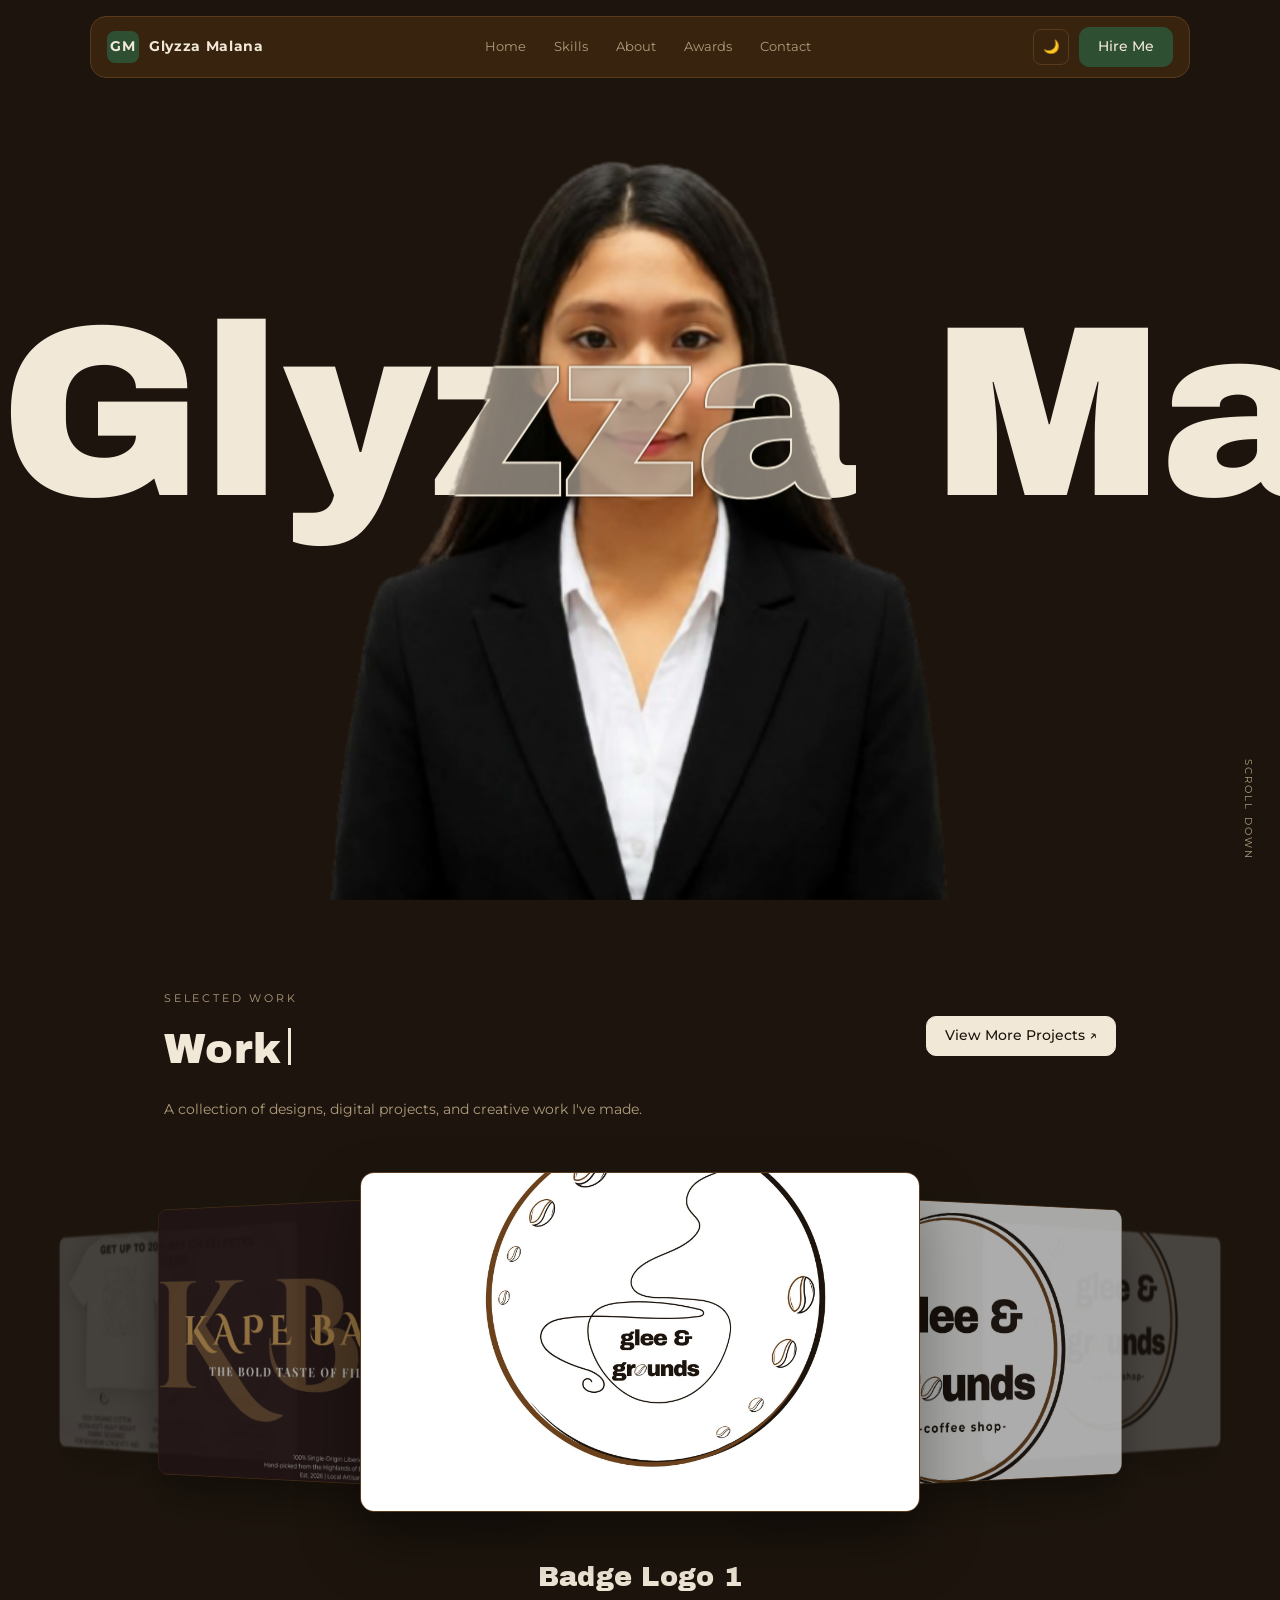
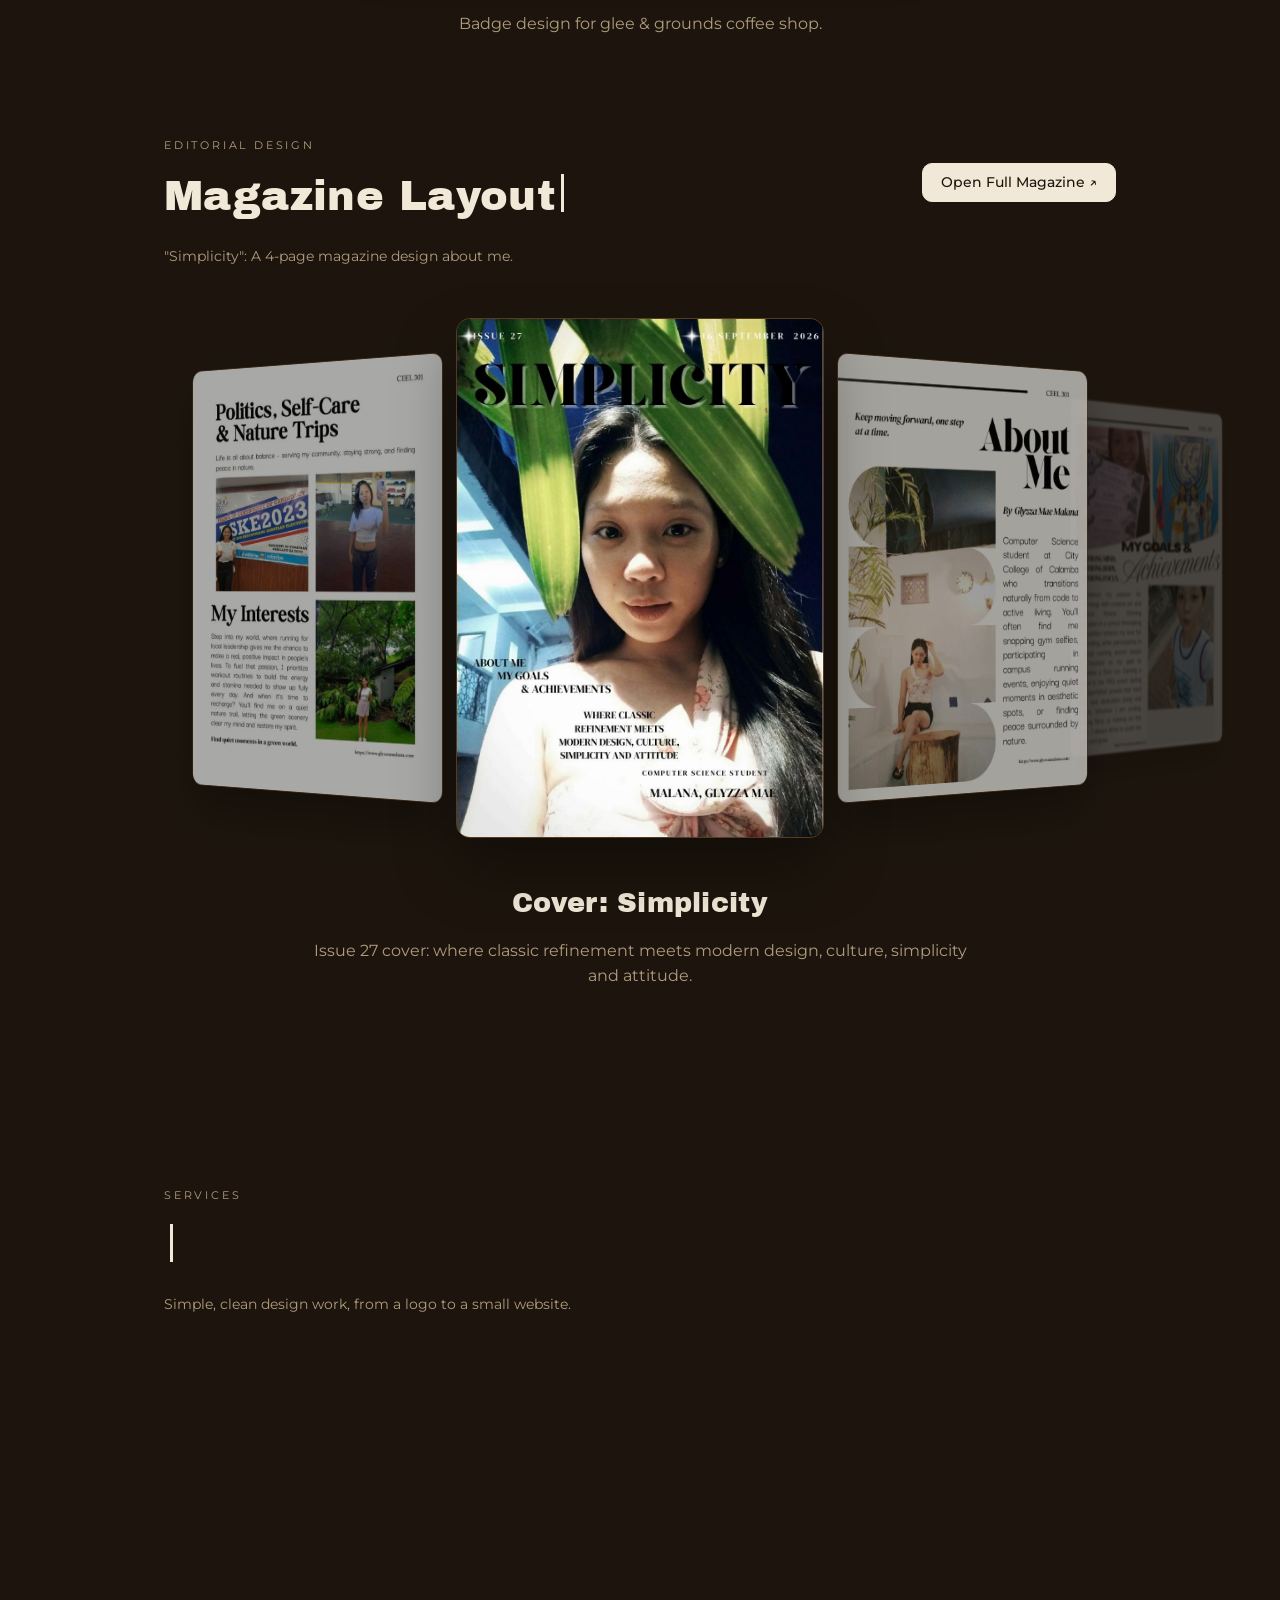
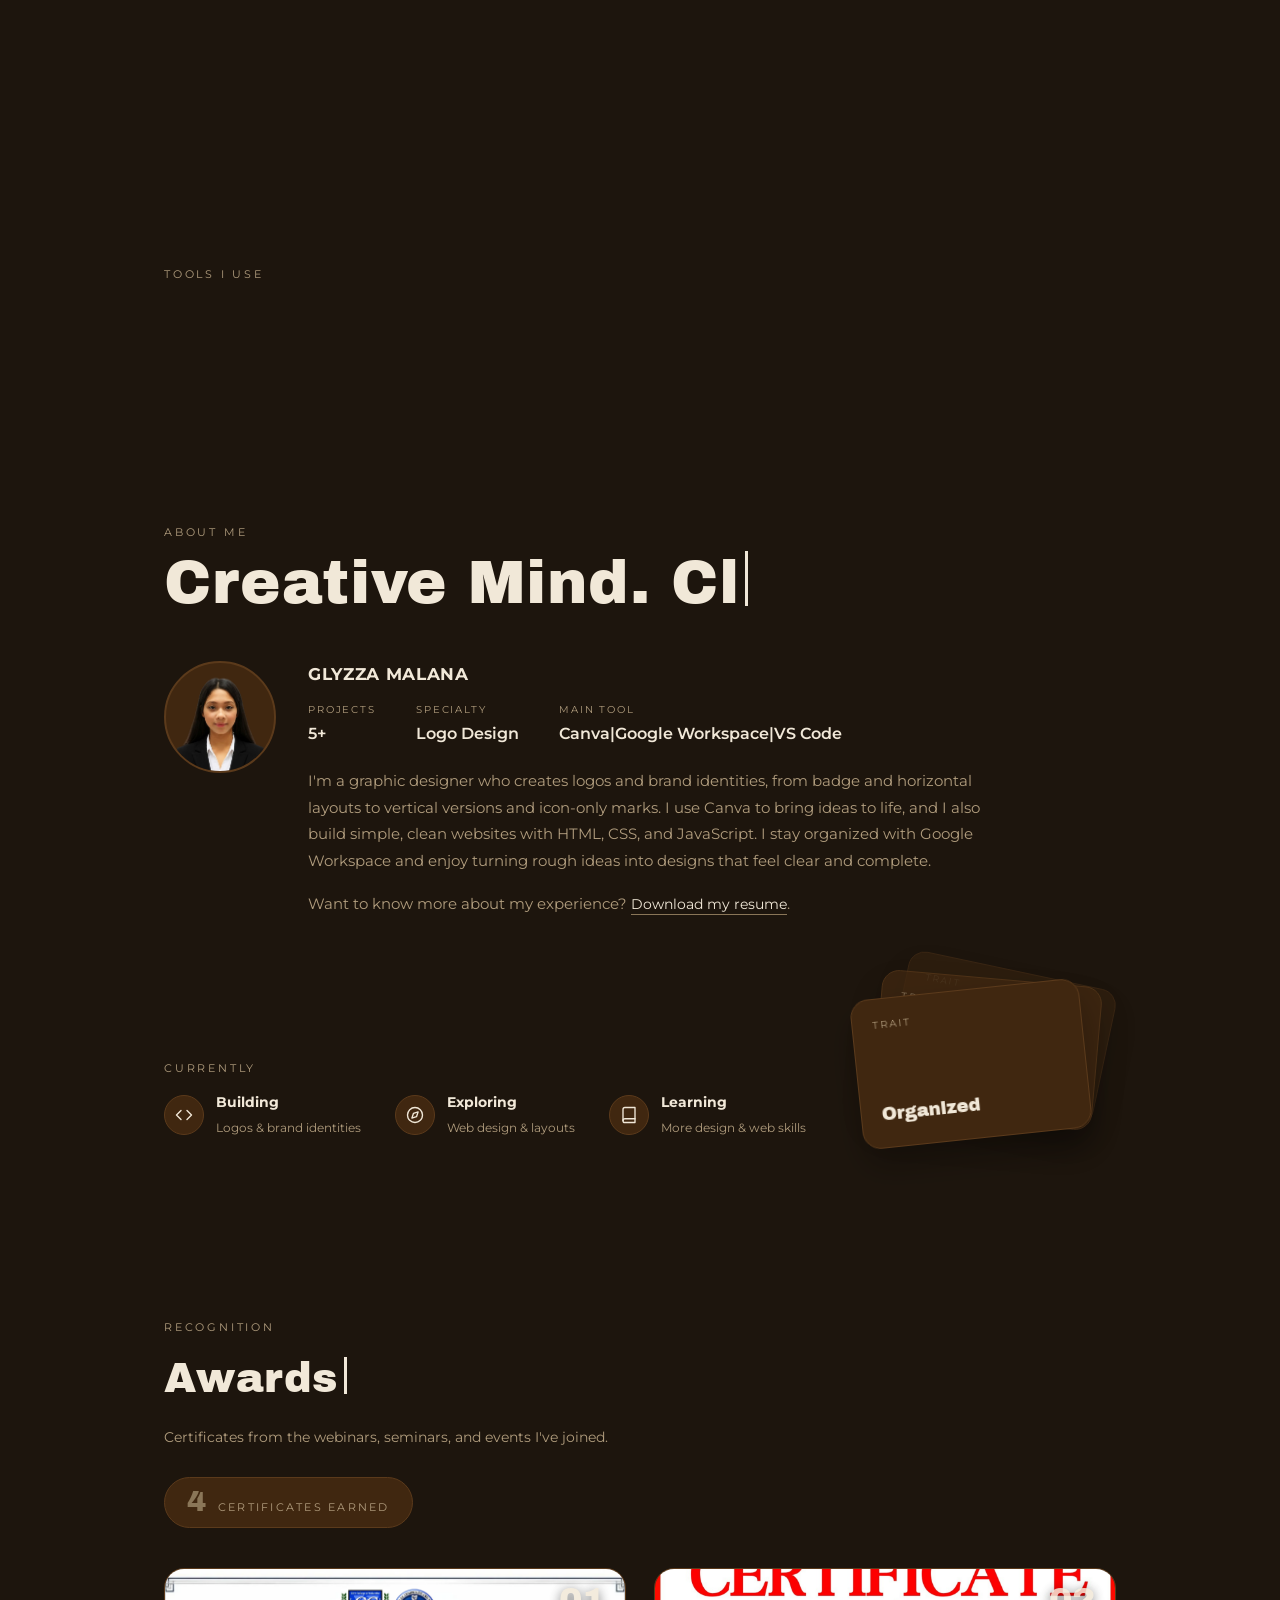
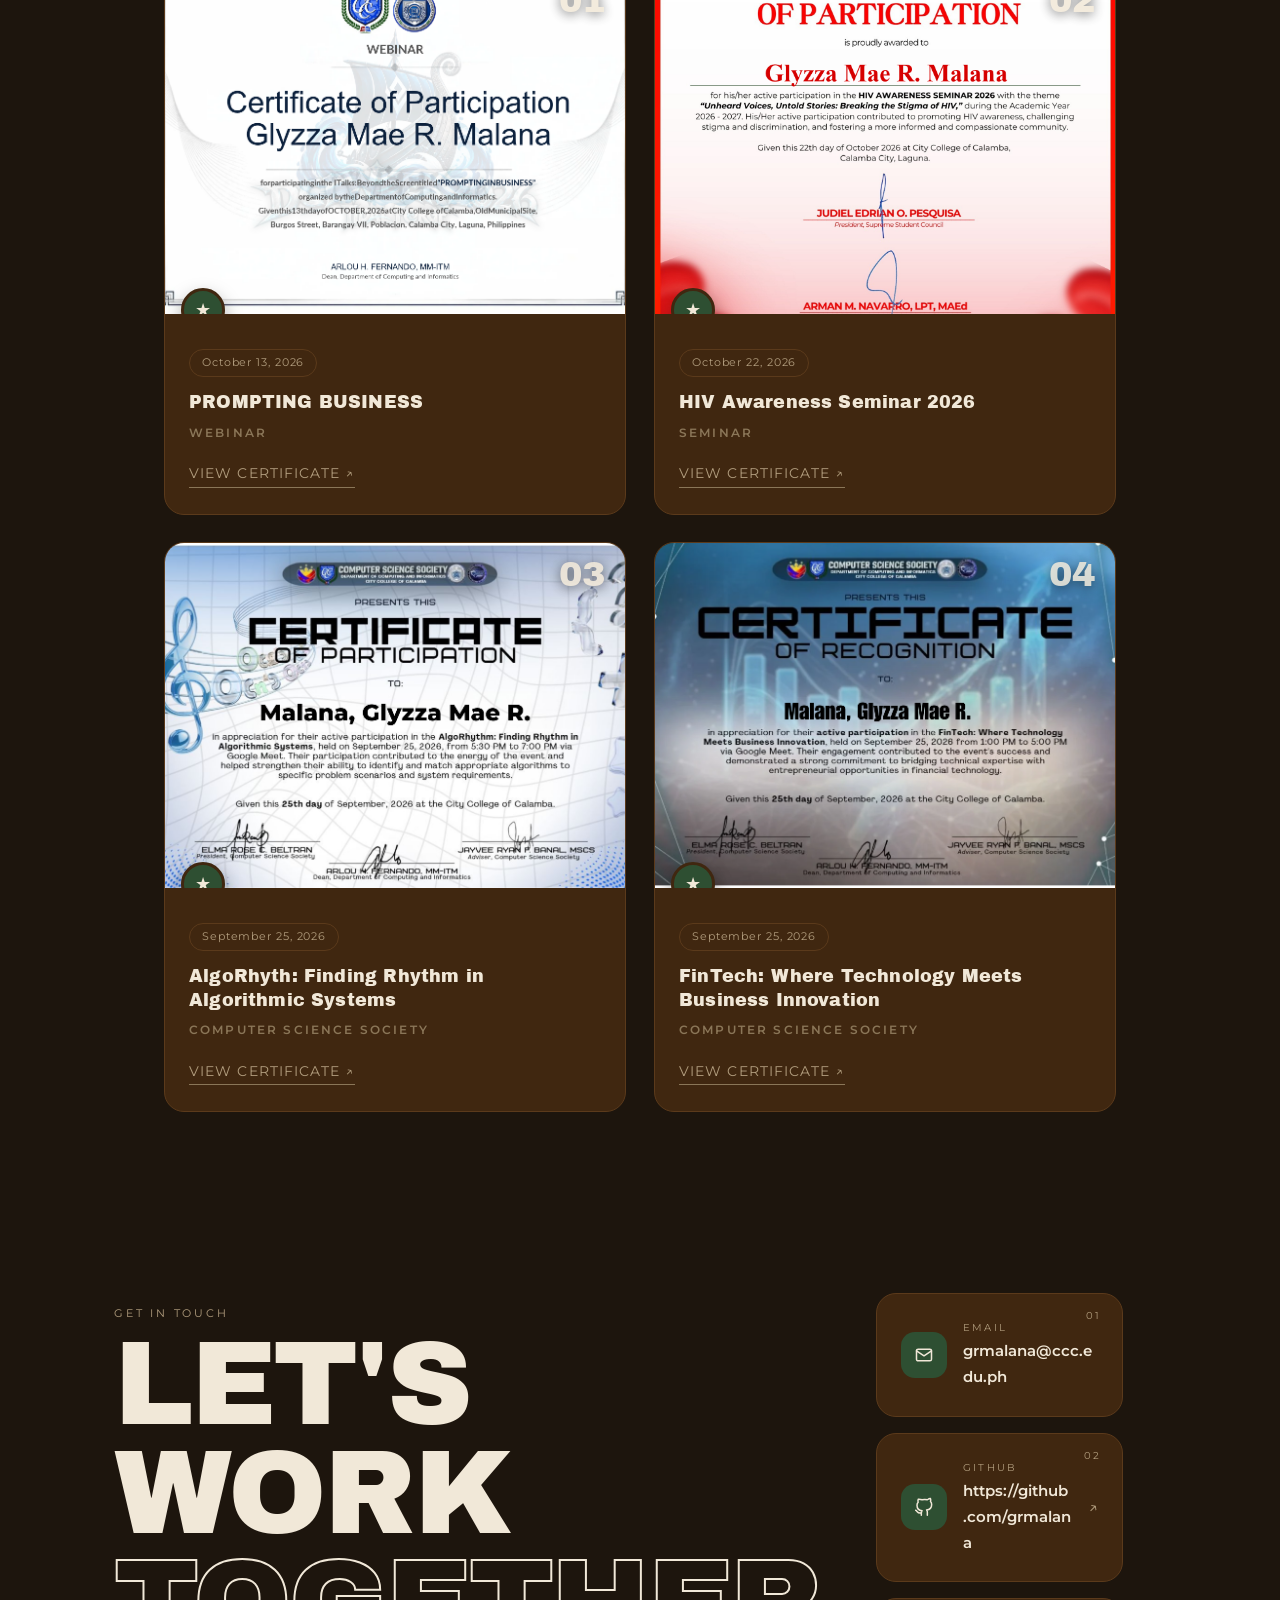
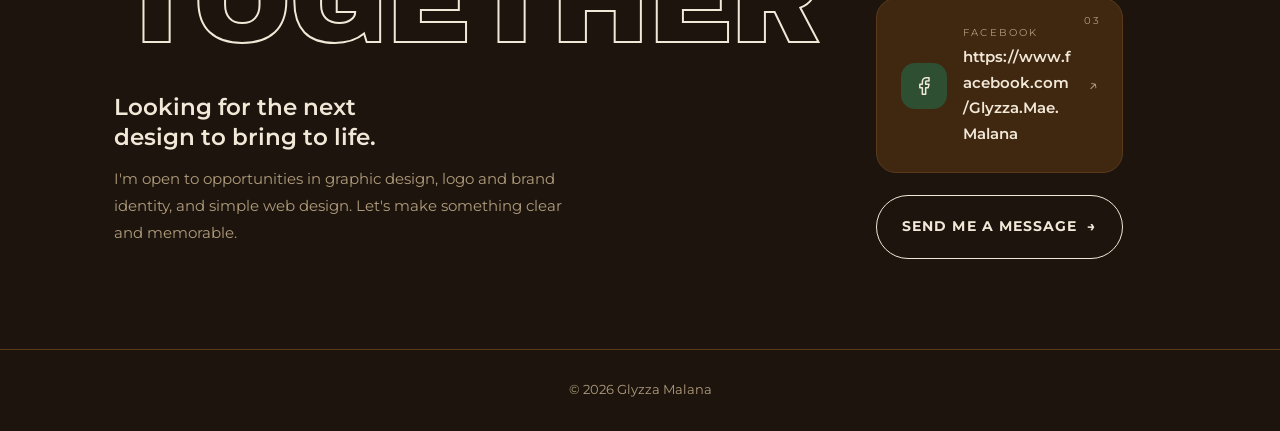
<file: Portfolio/index.html>
<!DOCTYPE html>
<html lang="en">
<head>
  <meta charset="UTF-8">
  <meta name="viewport" content="width=device-width, initial-scale=1">
  <title>Glyzza Malana | Portfolio</title>
  <link rel="preconnect" href="https://fonts.googleapis.com">
  <link href="https://fonts.googleapis.com/css2?family=Archivo+Black&family=Montserrat:wght@400;500;600;700&display=swap" rel="stylesheet">
  <link rel="stylesheet" href="style.css">
</head>
<body>
  <header class="nav">
    <a href="#home" class="logo"><span>GM</span> Glyzza Malana</a>
    <nav>
      <a href="#home">Home</a>
      <a href="#skills">Skills</a>
      <a href="#about">About</a>
      <a href="#awards">Awards</a>
      <a href="#contact">Contact</a>
    </nav>
    <div class="actions">
      <button id="theme" aria-label="Toggle theme">🌙</button>
      <a href="#contact" class="btn">Hire Me</a>
    </div>
  </header>

  <main>
    <section id="home" class="hero">
      <h1 class="title title-fill">Glyzza Malana</h1>

      <img src="images/me.jpg-removebg-preview.png" alt="Photo of Glyzza Malana" class="me"
           onerror="this.onerror=null; this.src='images/me.png'">

      <!-- Outline copy of the name, shown ONLY where your photo is (script.js fills in the text and the mask) -->
      <div class="front-layer" aria-hidden="true"><div class="title title-line">Glyzza Malana</div></div>

      <span class="scroll">SCROLL DOWN</span>
    </section>

    <section id="work">
      <div class="work-head">
        <div>
          <p class="eyebrow">SELECTED WORK</p>
          <h2 class="typing">Work</h2>
          <p class="sub">A collection of designs, digital projects, and creative work I've made.</p>
        </div>
        <!-- Change # to your full portfolio / Behance / Drive link -->
        <a href="https://drive.google.com/drive/folders/10zb5Ee0VnDWq4Fj_ppqebehIgfZHGkWr?usp=sharing" class="btn more" target="_blank" rel="noopener">View More Projects ↗</a>
      </div>

      <div class="coverflow">
        <div class="cf-stage">
          <!-- ONE BLOCK PER PICTURE/PROJECT: copy a whole <figure>...</figure> to add another slide -->
          <figure class="cf-slide"
                  data-title="Badge Logo 1"
                  data-desc="Badge design for glee & grounds coffee shop."
                  data-link="#">
            <img src="images/Badge_1.jpg" alt="glee & grounds badge logo 1">
          </figure>

          <figure class="cf-slide"
                  data-title="Badge Logo 2"
                  data-desc="Alternate badge design for glee & grounds coffee shop."
                  data-link="#">
            <img src="images/Badge_2.jpg" alt="glee & grounds badge logo 2">
          </figure>

          <figure class="cf-slide"
                  data-title="Horizontal Logo"
                  data-desc="Horizontal logo design for glee & grounds coffee shop."
                  data-link="#">
            <img src="images/Horizontal_Logo.jpg" alt="glee & grounds horizontal logo">
          </figure>

          <figure class="cf-slide"
                  data-title="Logo Icon"
                  data-desc="Icon logo mark of glee & grounds coffee shop."
                  data-link="#">
            <img src="images/Logo-Icon.jpg" alt="glee & grounds logo icon">
          </figure>

          <figure class="cf-slide"
                  data-title="Vertical Logo"
                  data-desc="Vertical logo design for glee & grounds coffee shop."
                  data-link="#">
            <img src="images/Vertical_Logo.jpg" alt="glee & grounds vertical logo">
          </figure>

          <figure class="cf-slide"
                  data-title="print media_1"
                  data-desc="PrintMediaProposal."
                  data-link="#">
            <img src="images/printmedia_1.png" alt="PrintMediaProposal">
          </figure>

          <figure class="cf-slide"
                  data-title="print media_2"
                  data-desc="PrintMediaProposal."
                  data-link="#">
            <img src="images/printmedia_2.png" alt="PrintMediaProposal">
          </figure>

           <figure class="cf-slide"
                  data-title="Kape Barako"
                  data-desc="KapengBarakoBrand."
                  data-link="#">
            <img src="images/KAPE BARAKO.jpg" alt="TyphographyBrand">
          </figure>

        </div>

        <div class="cf-info">
          <h3></h3>
          <p></p>
          <a href="#" class="link"></a>
        </div>
      </div>

      <div class="work-head mag-head">
        <div>
          <p class="eyebrow">EDITORIAL DESIGN</p>
          <h2 class="typing">Magazine Layout</h2>
          <p class="sub">"Simplicity": A 4-page magazine design about me.</p>
        </div>
        <a href="MALANA_MagazineMe.pdf" class="btn more" target="_blank" rel="noopener">Open Full Magazine ↗</a>
      </div>

      <div class="coverflow portrait" data-spread="1.65">
        <div class="cf-stage">
          <figure class="cf-slide"
                  data-title="Cover: Simplicity"
                  data-desc="Issue 27 cover: where classic refinement meets modern design, culture, simplicity and attitude."
                  data-link="MALANA_MagazineMe.pdf">
            <img src="images/magazine_1.jpg" alt="Magazine page 1: Cover: Simplicity">
          </figure>

          <figure class="cf-slide"
                  data-title="About Me"
                  data-desc="Page 2: a short introduction about me, with photos and editorial typography."
                  data-link="MALANA_MagazineMe.pdf">
            <img src="images/magazine_2.jpg" alt="Magazine page 2: About Me">
          </figure>

          <figure class="cf-slide"
                  data-title="Goals &amp; Achievements"
                  data-desc="Page 3: my goals and achievements, from filmmaking to running."
                  data-link="MALANA_MagazineMe.pdf">
            <img src="images/magazine_3.jpg" alt="Magazine page 3: Goals &amp; Achievements">
          </figure>

          <figure class="cf-slide"
                  data-title="Politics, Self-Care &amp; Nature"
                  data-desc="Page 4: my interests, from community leadership to workouts and nature trips."
                  data-link="MALANA_MagazineMe.pdf">
            <img src="images/magazine_4.jpg" alt="Magazine page 4: Politics, Self-Care &amp; Nature">
          </figure>
        </div>

        <div class="cf-info">
          <h3></h3>
          <p></p>
          <a href="MALANA_MagazineMe.pdf" class="link" target="_blank" rel="noopener"></a>
        </div>
      </div>
    </section>

    <section id="skills">
  <p class="eyebrow">SERVICES</p>
  <h2 class="typing">What I Can Do</h2>
  <p class="sub">Simple, clean design work, from a logo to a small website.</p>

  <div class="skill-grid">
    <article class="skill reveal">
      <span class="num">01</span>
      <div class="icon"><svg viewBox="0 0 24 24" width="24" height="24" fill="none" stroke="currentColor" stroke-width="1.8" stroke-linecap="round" stroke-linejoin="round" aria-hidden="true"><path d="M12 19l7-7 3 3-7 7-3-3z"/><path d="M18 13l-1.5-7.5L2 2l3.5 14.5L13 18l5-5z"/><path d="M2 2l7.6 7.6"/><circle cx="11" cy="11" r="2"/></svg></div>
      <h3>Logo Design</h3>
      <p>Memorable logo marks made in several layouts: badge, horizontal, vertical, and icon-only.</p>
    </article>
    <article class="skill reveal">
      <span class="num">02</span>
      <div class="icon"><svg viewBox="0 0 24 24" width="24" height="24" fill="none" stroke="currentColor" stroke-width="1.8" stroke-linecap="round" stroke-linejoin="round" aria-hidden="true"><polygon points="12 2 2 7 12 12 22 7 12 2"/><polyline points="2 17 12 22 22 17"/><polyline points="2 12 12 17 22 12"/></svg></div>
      <h3>Brand Identity</h3>
      <p>Consistent colors, fonts, and logo variations that make a brand feel complete.</p>
    </article>
    <article class="skill reveal">
      <span class="num">03</span>
      <div class="icon"><svg viewBox="0 0 24 24" width="24" height="24" fill="none" stroke="currentColor" stroke-width="1.8" stroke-linecap="round" stroke-linejoin="round" aria-hidden="true"><rect x="3" y="3" width="18" height="18" rx="3"/><circle cx="8.5" cy="8.5" r="1.5"/><polyline points="21 15 16 10 5 21"/></svg></div>
      <h3>Graphic Design</h3>
      <p>Clean layouts, posters, and social media graphics created in Canva.</p>
    </article>
    <article class="skill reveal">
      <span class="num">04</span>
      <div class="icon"><svg viewBox="0 0 24 24" width="24" height="24" fill="none" stroke="currentColor" stroke-width="1.8" stroke-linecap="round" stroke-linejoin="round" aria-hidden="true"><rect x="2" y="3" width="20" height="14" rx="2"/><line x1="8" y1="21" x2="16" y2="21"/><line x1="12" y1="17" x2="12" y2="21"/></svg></div>
      <h3>Simple Web Design</h3>
      <p>Tidy, responsive web pages built with HTML, CSS, and JavaScript.</p>
    </article>
  </div>

  <p class="eyebrow tools-label">TOOLS I USE</p>
  <!-- Tools I Use: self-contained (logos are built in, no image files needed) -->
  <style>
    .tools{display:flex;flex-wrap:wrap;gap:12px}
    .tool{display:inline-flex;align-items:center;gap:10px;padding:9px 18px 9px 12px;border:1px solid var(--line);border-radius:999px;
      background:var(--panel);font-size:.85rem;font-weight:600;transition:transform .3s,border-color .3s,box-shadow .3s}
    .tool .tl{width:26px;height:26px;flex:none}
    .tool:hover{transform:translateY(-4px);border-color:var(--tan);box-shadow:0 12px 26px rgba(0,0,0,.25)}
  </style>
  <div class="tools reveal">
    <div class="tool"><svg class="tl" aria-hidden="true" focusable="false" xmlns="http://www.w3.org/2000/svg" viewBox="0 0 128 128"><g fill="#00c4cc"><path d="M59.39.152c-.484.051-1.995.23-3.328.387-5.374.613-11.468 2.227-16.816 4.48C19.891 13.106 5.324 30.849 1.305 51.2.359 56.04.129 58.418.129 64c0 7.195.715 12.16 2.61 18.434 6.195 20.53 22.323 36.632 42.906 42.851 6.195 1.871 11.187 2.586 18.355 2.586 7.195 0 12.16-.715 18.434-2.61 20.53-6.195 36.632-22.323 42.851-42.906 1.871-6.195 2.586-11.187 2.586-18.355 0-3.047-.152-6.527-.332-7.809-2.074-14.796-8.168-27.238-18.328-37.402C99.07 8.703 86.68 2.586 72.19.512c-1.996-.282-11.238-.54-12.8-.36zm-20.863 40.32c1.36.41 1.996.794 2.918 1.715 1.793 1.82 2.203 2.817 2.203 5.555 0 2.051-.078 2.434-.691 3.508-1.18 1.996-3.918 3.84-5.812 3.89-1.333.028-1.278-.562.18-2.097 1.945-2.023 2.226-2.79 2.226-5.813-.024-2.917-.383-3.914-1.739-4.734-1.128-.691-2.355-.64-4.148.203-4.66 2.23-9.703 9.653-11.672 17.258-2.613 10.137 2.02 18.25 9.649 16.867 2.226-.41 6.425-2.558 8.246-4.25 1.508-1.379 1.508-1.406 1.66-3.12.336-3.587 2.867-7.169 6.25-8.833 1.558-.77 1.945-.844 4.043-.844 1.996 0 2.457.102 3.43.637 3.097 1.77 2.457 5.89-.895 5.89-1.945 0-2.945-1-1.535-1.534 1.383-.512.867-2.434-.742-2.868-1.895-.488-4.047.793-5.403 3.25-1.64 2.97-1.715 6.504-.156 8.114 1.512 1.613 3.406.336 4.867-3.329.766-1.867 1.867-2.867 3.149-2.867 1.125 0 1.332.692.843 2.793-.718 3.25-.23 4.094 1.793 3.098.664-.309 1.766-1.023 2.43-1.535l1.254-1 .848-4.43c.922-4.965 1.277-5.633 3.172-5.988 1.82-.336 2.23.562 1.562 3.402l-.36 1.59 1.333-1.36c3.148-3.226 7.015-4.812 8.347-3.48.715.715.637 1.613-.386 4.785-.485 1.512-1.153 3.895-1.457 5.25-.461 2.047-.489 2.535-.23 2.868.82.972 3.327-.028 5.554-2.204l1.305-1.277.156-2.844c.152-3.277.457-4.453 1.328-5.504.82-.972 2.305-1.687 3.098-1.484.793.207.793.973.078 3.227-1 3.097-.895 10.238.129 10.238.41 0 2.507-2.2 3.84-4.043l.996-1.36-.793-.816c-1.383-1.46-1.715-2.406-1.715-4.789 0-1.738.129-2.379.562-3.227.719-1.328 1.844-2.3 3.176-2.687 1.406-.434 3.148.281 3.863 1.562.719 1.305.54 4.223-.383 6.223l-.664 1.457h.895c1.23 0 1.715-.305 3.918-2.379 1.152-1.101 2.484-2.05 3.48-2.511 3.918-1.84 8.528-.895 9.293 1.921.64 2.254-.765 3.84-3.226 3.66-1.766-.128-2.098-.59-1.074-1.456 1.843-1.54 0-3.508-2.637-2.793-1.434.386-3.047 1.996-3.89 3.867-1.692 3.738-.794 8.14 1.636 8.14.973 0 2.691-1.921 3.355-3.789.793-2.152 2.457-3.507 3.711-3.02.692.255.743.946.309 3.122-.488 2.383-.563 4.61-.18 5.633.153.382.614 1.101 1.051 1.586.816.921.844 1.254.152 1.691-.332.23-.77.129-1.843-.46-1.485-.77-2.766-2.153-3.227-3.458l-.281-.766-1.024.766c-.59.41-1.511.871-2.047 1.023-2.125.563-4.738-.894-5.964-3.351-.489-.95-.641-3.738-.282-4.813.204-.59.204-.59-.617-.18-.433.231-1.355.485-2.07.563-1.18.13-1.36.258-2.535 1.742-1.664 2.07-4.61 4.864-5.813 5.454-2.558 1.277-3.402.918-4.07-1.72l-.461-1.765-1.102.973c-1.406 1.23-4.222 2.715-5.836 3.074-1.535.332-3.175-.156-3.84-1.18-.995-1.535-.663-4.785.922-9.164 1.176-3.25.333-3.3-2.636-.203-2.203 2.328-3.149 3.992-3.762 6.578-.64 2.688-1.41 3.66-3.148 4.07-1.051.231-1.54-.41-1.332-1.816l.152-1.129-.973.668c-1.383.946-3.125 1.817-4.328 2.149-1.203.332-2.789-.024-3.172-.692-.691-1.175-.691-1.175-1.765-.332-2.332 1.895-5.66 1.356-7.348-1.152l-.54-.793-1.687 1.562c-4.867 4.454-10.957 6.45-15.464 5.067-5.735-1.738-8.907-6.656-8.856-13.746.024-7.117 3.172-14.617 8.473-20.172 2.996-3.125 5.812-4.969 8.68-5.66 2.07-.512 3.328-.485 5.296.129zm0 0"/><path d="M90.418 58.676c-.563.562-.356 2.816.36 4.25.359.742.742 1.332.87 1.332.102 0 .332-.59.512-1.309.64-2.66-.512-5.504-1.742-4.273zm0 0"/></g></svg><span>Canva</span></div>
    <div class="tool"><svg class="tl" aria-hidden="true" focusable="false" xmlns="http://www.w3.org/2000/svg" viewBox="0 0 128 128"><path fill="#fff" d="M44.59 4.21a63.28 63.28 0 004.33 120.9 67.6 67.6 0 0032.36.35 57.13 57.13 0 0025.9-13.46 57.44 57.44 0 0016-26.26 74.33 74.33 0 001.61-33.58H65.27v24.69h34.47a29.72 29.72 0 01-12.66 19.52 36.16 36.16 0 01-13.93 5.5 41.29 41.29 0 01-15.1 0A37.16 37.16 0 0144 95.74a39.3 39.3 0 01-14.5-19.42 38.31 38.31 0 010-24.63 39.25 39.25 0 019.18-14.91A37.17 37.17 0 0176.13 27a34.28 34.28 0 0113.64 8q5.83-5.8 11.64-11.63c2-2.09 4.18-4.08 6.15-6.22A61.22 61.22 0 0087.2 4.59a64 64 0 00-42.61-.38z"/><path fill="#e33629" d="M44.59 4.21a64 64 0 0142.61.37 61.22 61.22 0 0120.35 12.62c-2 2.14-4.11 4.14-6.15 6.22Q95.58 29.23 89.77 35a34.28 34.28 0 00-13.64-8 37.17 37.17 0 00-37.46 9.74 39.25 39.25 0 00-9.18 14.91L8.76 35.6A63.53 63.53 0 0144.59 4.21z"/><path fill="#f8bd00" d="M3.26 51.5a62.93 62.93 0 015.5-15.9l20.73 16.09a38.31 38.31 0 000 24.63q-10.36 8-20.73 16.08a63.33 63.33 0 01-5.5-40.9z"/><path fill="#587dbd" d="M65.27 52.15h59.52a74.33 74.33 0 01-1.61 33.58 57.44 57.44 0 01-16 26.26c-6.69-5.22-13.41-10.4-20.1-15.62a29.72 29.72 0 0012.66-19.54H65.27c-.01-8.22 0-16.45 0-24.68z"/><path fill="#319f43" d="M8.75 92.4q10.37-8 20.73-16.08A39.3 39.3 0 0044 95.74a37.16 37.16 0 0014.08 6.08 41.29 41.29 0 0015.1 0 36.16 36.16 0 0013.93-5.5c6.69 5.22 13.41 10.4 20.1 15.62a57.13 57.13 0 01-25.9 13.47 67.6 67.6 0 01-32.36-.35 63 63 0 01-23-11.59A63.73 63.73 0 018.75 92.4z"/></svg><span>Google Workspace</span></div>
    <div class="tool"><svg class="tl" aria-hidden="true" focusable="false" xmlns="http://www.w3.org/2000/svg" viewBox="0 0 128 128"><mask id="vsc-a" width="128" height="128" x="0" y="0" maskUnits="userSpaceOnUse" style="mask-type:alpha"><path fill="#fff" fill-rule="evenodd" d="M90.767 127.126a7.968 7.968 0 0 0 6.35-.244l26.353-12.681a8 8 0 0 0 4.53-7.209V21.009a8 8 0 0 0-4.53-7.21L97.117 1.12a7.97 7.97 0 0 0-9.093 1.548l-50.45 46.026L15.6 32.013a5.328 5.328 0 0 0-6.807.302l-7.048 6.411a5.335 5.335 0 0 0-.006 7.888L20.796 64 1.74 81.387a5.336 5.336 0 0 0 .006 7.887l7.048 6.411a5.327 5.327 0 0 0 6.807.303l21.974-16.68 50.45 46.025a7.96 7.96 0 0 0 2.743 1.793Zm5.252-92.183L57.74 64l38.28 29.058V34.943Z" clip-rule="evenodd"/></mask><g mask="url(#vsc-a)"><path fill="#0065A9" d="M123.471 13.82 97.097 1.12A7.973 7.973 0 0 0 88 2.668L1.662 81.387a5.333 5.333 0 0 0 .006 7.887l7.052 6.411a5.333 5.333 0 0 0 6.811.303l103.971-78.875c3.488-2.646 8.498-.158 8.498 4.22v-.306a8.001 8.001 0 0 0-4.529-7.208Z"/><g filter="url(#vsc-b)"><path fill="#007ACC" d="m123.471 114.181-26.374 12.698A7.973 7.973 0 0 1 88 125.333L1.662 46.613a5.333 5.333 0 0 1 .006-7.887l7.052-6.411a5.333 5.333 0 0 1 6.811-.303l103.971 78.874c3.488 2.647 8.498.159 8.498-4.219v.306a8.001 8.001 0 0 1-4.529 7.208Z"/></g><g filter="url(#vsc-c)"><path fill="#1F9CF0" d="M97.098 126.882A7.977 7.977 0 0 1 88 125.333c2.952 2.952 8 .861 8-3.314V5.98c0-4.175-5.048-6.266-8-3.313a7.977 7.977 0 0 1 9.098-1.549L123.467 13.8A8 8 0 0 1 128 21.01v85.982a8 8 0 0 1-4.533 7.21l-26.369 12.681Z"/></g><path fill="url(#vsc-d)" fill-rule="evenodd" d="M90.69 127.126a7.968 7.968 0 0 0 6.349-.244l26.353-12.681a8 8 0 0 0 4.53-7.21V21.009a8 8 0 0 0-4.53-7.21L97.039 1.12a7.97 7.97 0 0 0-9.093 1.548l-50.45 46.026-21.974-16.68a5.328 5.328 0 0 0-6.807.302l-7.048 6.411a5.336 5.336 0 0 0-.006 7.888L20.718 64 1.662 81.386a5.335 5.335 0 0 0 .006 7.888l7.048 6.411a5.328 5.328 0 0 0 6.807.303l21.975-16.681 50.45 46.026a7.959 7.959 0 0 0 2.742 1.793Zm5.252-92.184L57.662 64l38.28 29.057V34.943Z" clip-rule="evenodd" opacity="0.25" style="mix-blend-mode:overlay"/></g><defs><filter id="vsc-b" width="144.744" height="113.408" x="-8.41115" y="22.5944" color-interpolation-filters="sRGB" filterUnits="userSpaceOnUse"><feFlood flood-opacity="0" result="BackgroundImageFix"/><feColorMatrix in="SourceAlpha" result="hardAlpha" values="0 0 0 0 0 0 0 0 0 0 0 0 0 0 0 0 0 0 127 0"/><feOffset/><feGaussianBlur stdDeviation="4.16667"/><feColorMatrix values="0 0 0 0 0 0 0 0 0 0 0 0 0 0 0 0 0 0 0.25 0"/><feBlend in2="BackgroundImageFix" mode="overlay" result="effect1_dropShadow_1_36"/><feBlend in="SourceGraphic" in2="effect1_dropShadow_1_36" result="shape"/></filter><filter id="vsc-c" width="56.6667" height="144.007" x="79.6667" y="-8.0035" color-interpolation-filters="sRGB" filterUnits="userSpaceOnUse"><feFlood flood-opacity="0" result="BackgroundImageFix"/><feColorMatrix in="SourceAlpha" result="hardAlpha" values="0 0 0 0 0 0 0 0 0 0 0 0 0 0 0 0 0 0 127 0"/><feOffset/><feGaussianBlur stdDeviation="4.16667"/><feColorMatrix values="0 0 0 0 0 0 0 0 0 0 0 0 0 0 0 0 0 0 0.25 0"/><feBlend in2="BackgroundImageFix" mode="overlay" result="effect1_dropShadow_1_36"/><feBlend in="SourceGraphic" in2="effect1_dropShadow_1_36" result="shape"/></filter><linearGradient id="vsc-d" x1="63.9222" x2="63.9222" y1="0.329902" y2="127.67" gradientUnits="userSpaceOnUse"><stop stop-color="#fff"/><stop offset="1" stop-color="#fff" stop-opacity="0"/></linearGradient></defs></svg><span>VS Code</span></div>
    <div class="tool"><svg class="tl" aria-hidden="true" focusable="false" xmlns="http://www.w3.org/2000/svg" viewBox="0 0 128 128"><path fill="#E44D26" d="M19.037 113.876L9.032 1.661h109.936l-10.016 112.198-45.019 12.48z"/><path fill="#F16529" d="M64 116.8l36.378-10.086 8.559-95.878H64z"/><path fill="#EBEBEB" d="M64 52.455H45.788L44.53 38.361H64V24.599H29.489l.33 3.692 3.382 37.927H64zm0 35.743l-.061.017-15.327-4.14-.979-10.975H33.816l1.928 21.609 28.193 7.826.063-.017z"/><path fill="#fff" d="M63.952 52.455v13.763h16.947l-1.597 17.849-15.35 4.143v14.319l28.215-7.82.207-2.325 3.234-36.233.335-3.696h-3.708zm0-27.856v13.762h33.244l.276-3.092.628-6.978.329-3.692z"/></svg><span>HTML</span></div>
    <div class="tool"><svg class="tl" aria-hidden="true" focusable="false" xmlns="http://www.w3.org/2000/svg" viewBox="0 0 128 128"><path fill="#1572B6" d="M18.814 114.123L8.76 1.352h110.48l-10.064 112.754-45.243 12.543-45.119-12.526z"/><path fill="#33A9DC" d="M64.001 117.062l36.559-10.136 8.601-96.354h-45.16v106.49z"/><path fill="#fff" d="M64.001 51.429h18.302l1.264-14.163H64.001V23.435h34.682l-.332 3.711-3.4 38.114h-30.95V51.429z"/><path fill="#EBEBEB" d="M64.083 87.349l-.061.018-15.403-4.159-.985-11.031H33.752l1.937 21.717 28.331 7.863.063-.018v-14.39z"/><path fill="#fff" d="M81.127 64.675l-1.666 18.522-15.426 4.164v14.39l28.354-7.858.208-2.337 2.406-26.881H81.127z"/><path fill="#EBEBEB" d="M64.048 23.435v13.831H30.64l-.277-3.108-.63-7.012-.331-3.711h34.646zm-.047 27.996v13.831H48.792l-.277-3.108-.631-7.012-.33-3.711h16.447z"/></svg><span>CSS</span></div>
    <div class="tool"><svg class="tl" aria-hidden="true" focusable="false" xmlns="http://www.w3.org/2000/svg" viewBox="0 0 128 128"><path fill="#F0DB4F" d="M1.408 1.408h125.184v125.185H1.408z"/><path fill="#323330" d="M116.347 96.736c-.917-5.711-4.641-10.508-15.672-14.981-3.832-1.761-8.104-3.022-9.377-5.926-.452-1.69-.512-2.642-.226-3.665.821-3.32 4.784-4.355 7.925-3.403 2.023.678 3.938 2.237 5.093 4.724 5.402-3.498 5.391-3.475 9.163-5.879-1.381-2.141-2.118-3.129-3.022-4.045-3.249-3.629-7.676-5.498-14.756-5.355l-3.688.477c-3.534.893-6.902 2.748-8.877 5.235-5.926 6.724-4.236 18.492 2.975 23.335 7.104 5.332 17.54 6.545 18.873 11.531 1.297 6.104-4.486 8.08-10.234 7.378-4.236-.881-6.592-3.034-9.139-6.949-4.688 2.713-4.688 2.713-9.508 5.485 1.143 2.499 2.344 3.63 4.26 5.795 9.068 9.198 31.76 8.746 35.83-5.176.165-.478 1.261-3.666.38-8.581zM69.462 58.943H57.753l-.048 30.272c0 6.438.333 12.34-.714 14.149-1.713 3.558-6.152 3.117-8.175 2.427-2.059-1.012-3.106-2.451-4.319-4.485-.333-.584-.583-1.036-.667-1.071l-9.52 5.83c1.583 3.249 3.915 6.069 6.902 7.901 4.462 2.678 10.459 3.499 16.731 2.059 4.082-1.189 7.604-3.652 9.448-7.401 2.666-4.915 2.094-10.864 2.07-17.444.06-10.735.001-21.468.001-32.237z"/></svg><span>JavaScript</span></div>
  </div>
</section>

    <section id="about">
      <p class="eyebrow">ABOUT ME</p>
      <h2 class="typing about-title">Creative Mind. Clean Design.</h2>

      <div class="about-top reveal">
        <img class="avatar" src="images/me.jpg-removebg-preview.png" alt="Glyzza Malana"
             onerror="this.onerror=null; this.src='images/me.png'">
        <div class="about-info">
          <h3 class="about-name">GLYZZA MALANA</h3>

          <!-- Edit these 3 stats so they are true for you -->
          <div class="stats">
            <div><span>PROJECTS</span><b>5+</b></div>
            <div><span>SPECIALTY</span><b>Logo Design</b></div>
            <div><span>MAIN TOOL</span><b>Canva|Google Workspace|VS Code</b></div>
          </div>

          <p>I'm a graphic designer who creates logos and brand identities, from badge and horizontal layouts to vertical versions and icon-only marks. I use Canva to bring ideas to life, and I also build simple, clean websites with HTML, CSS, and JavaScript. I stay organized with Google Workspace and enjoy turning rough ideas into designs that feel clear and complete.</p>
          <!-- Put your resume file in the project folder and name it resume.pdf -->
          <p>Want to know more about my experience? <a href="WORK (1).pdf" class="link" download>Download my resume</a>.</p>
        </div>
      </div>

      <div class="about-bottom reveal">
        <div>
          <p class="eyebrow">CURRENTLY</p>
          <ul class="now">
            <li><span class="ico"><svg viewBox="0 0 24 24" width="18" height="18" fill="none" stroke="currentColor" stroke-width="1.8" stroke-linecap="round" stroke-linejoin="round" aria-hidden="true"><polyline points="16 18 22 12 16 6"/><polyline points="8 6 2 12 8 18"/></svg></span><div><b>Building</b><small>Logos &amp; brand identities</small></div></li>
            <li><span class="ico"><svg viewBox="0 0 24 24" width="18" height="18" fill="none" stroke="currentColor" stroke-width="1.8" stroke-linecap="round" stroke-linejoin="round" aria-hidden="true"><circle cx="12" cy="12" r="10"/><polygon points="16.2 7.8 14.1 14.1 7.8 16.2 9.9 9.9 16.2 7.8"/></svg></span><div><b>Exploring</b><small>Web design &amp; layouts</small></div></li>
            <li><span class="ico"><svg viewBox="0 0 24 24" width="18" height="18" fill="none" stroke="currentColor" stroke-width="1.8" stroke-linecap="round" stroke-linejoin="round" aria-hidden="true"><path d="M4 19.5A2.5 2.5 0 0 1 6.5 17H20"/><path d="M6.5 2H20v20H6.5A2.5 2.5 0 0 1 4 19.5v-15A2.5 2.5 0 0 1 6.5 2z"/></svg></span><div><b>Learning</b><small>More design &amp; web skills</small></div></li>
          </ul>
        </div>

        <div class="traits" title="Click for the next trait">
          <div class="trait"><small>TRAIT</small><b>Creative</b></div>
          <div class="trait"><small>TRAIT</small><b>Organized</b></div>
          <div class="trait"><small>TRAIT</small><b>Detail-oriented</b></div>
          <div class="trait"><small>TRAIT</small><b>Curious</b></div>
        </div>
      </div>
    </section>

    <!-- ===== AWARDS (upgraded) ===== -->
    <section id="awards">
      <p class="eyebrow">RECOGNITION</p>
      <h2 class="typing">Awards</h2>
      <p class="sub">Certificates from the webinars, seminars, and events I've joined.</p>

      <div class="award-count reveal">
        <b data-count="4">0</b><span>Certificates earned</span>
      </div>

      <div class="award-grid">
        <article class="award reveal">
          <div class="award-card">
            <span class="award-num">01</span>
            <div class="award-img">
              <img src="Award1.png" alt="Award1">
              <span class="award-badge" aria-hidden="true">★</span>
            </div>
            <div class="award-body">
              <time>October 13, 2026</time>
              <h3>PROMPTING BUSINESS</h3>
              <h4>WEBINAR</h4>
              <a href="Award1.png" class="link mono" target="_blank" rel="noopener">VIEW CERTIFICATE ↗</a>
            </div>
          </div>
        </article>

        <article class="award reveal">
          <div class="award-card">
            <span class="award-num">02</span>
            <div class="award-img">
              <img src="Award2.png" alt="Award2">
              <span class="award-badge" aria-hidden="true">★</span>
            </div>
            <div class="award-body">
              <time>October 22, 2026</time>
              <h3>HIV Awareness Seminar 2026</h3>
              <h4>Seminar</h4>
              <a href="Award2.png" class="link mono" target="_blank" rel="noopener">VIEW CERTIFICATE ↗</a>
            </div>
          </div>
        </article>

        <article class="award reveal">
          <div class="award-card">
            <span class="award-num">03</span>
            <div class="award-img">
              <img src="Award3.png" alt="Award3">
              <span class="award-badge" aria-hidden="true">★</span>
            </div>
            <div class="award-body">
              <time>September 25, 2026</time>
              <h3>AlgoRhyth: Finding Rhythm in Algorithmic Systems</h3>
              <h4>Computer Science Society</h4>
              <a href="Award3.png" class="link mono" target="_blank" rel="noopener">VIEW CERTIFICATE ↗</a>
            </div>
          </div>
        </article>

        <article class="award reveal">
          <div class="award-card">
            <span class="award-num">04</span>
            <div class="award-img">
              <img src="Award4.png" alt="Award4">
              <span class="award-badge" aria-hidden="true">★</span>
            </div>
            <div class="award-body">
              <time>September 25, 2026</time>
              <h3>FinTech: Where Technology Meets Business Innovation</h3>
              <h4>Computer Science Society</h4>
              <a href="Award4.png" class="link mono" target="_blank" rel="noopener">VIEW CERTIFICATE ↗</a>
            </div>
          </div>
        </article>
      </div>
    </section>  

    <section id="contact">
      <div class="contact-wrap">
        <div class="contact-left">
          <p class="eyebrow reveal">GET IN TOUCH</p>
          <h2 class="contact-title" aria-label="Let's work together">
            <span class="reveal">LET'S</span>
            <span class="reveal">WORK</span>
            <span class="reveal">TOGETHER</span>
          </h2>
          <p class="contact-lead reveal">Looking for the next design to bring to life.</p>
          <p class="contact-text reveal">I'm open to opportunities in graphic design, logo and brand identity, and simple web design. Let's make something clear and memorable.</p>
        </div>

        <div class="contact-right">
          <a class="contact-card reveal" href="mailto:grmalana@ccc.edu.ph">
            <span class="cc-num">01</span>
            <span class="cc-icon"><svg viewBox="0 0 24 24" width="20" height="20" fill="none" stroke="currentColor" stroke-width="1.8" stroke-linecap="round" stroke-linejoin="round" aria-hidden="true"><rect x="3" y="5" width="18" height="14" rx="2"/><polyline points="3 7 12 13 21 7"/></svg></span>
            <span class="cc-text"><small>EMAIL</small><b>grmalana@ccc.edu.ph</b></span>
          </a>

          <a class="contact-card reveal" href="https://github.com/grmalana" target="_blank" rel="noopener">
            <span class="cc-num">02</span>
            <span class="cc-icon"><svg viewBox="0 0 24 24" width="20" height="20" fill="none" stroke="currentColor" stroke-width="1.8" stroke-linecap="round" stroke-linejoin="round" aria-hidden="true"><path d="M9 19c-5 1.5-5-2.5-7-3m14 6v-3.9a3.4 3.4 0 0 0-.9-2.6c3-.3 6.1-1.5 6.1-6.6a5.1 5.1 0 0 0-1.4-3.5 4.8 4.8 0 0 0-.1-3.5s-1.1-.3-3.6 1.4a12.3 12.3 0 0 0-6.4 0C6.2 2.5 5.1 2.8 5.1 2.8a4.8 4.8 0 0 0-.1 3.5A5.1 5.1 0 0 0 3.6 9.8c0 5.1 3.1 6.3 6.1 6.6a3.4 3.4 0 0 0-.9 2.6V22"/></svg></span>
            <span class="cc-text"><small>GITHUB</small><b>https://github.com/grmalana</b></span>
            <span class="cc-out" aria-hidden="true">↗</span>
          </a>


          <a class="contact-card reveal" href="https://www.facebook.com/Glyzza.Mae.Malana" target="_blank" rel="noopener">
            <span class="cc-num">03</span>
            <span class="cc-icon"><svg viewBox="0 0 24 24" width="20" height="20" fill="none" stroke="currentColor" stroke-width="1.8" stroke-linecap="round" stroke-linejoin="round" aria-hidden="true"><path d="M18 2h-3a5 5 0 0 0-5 5v3H7v4h3v8h4v-8h3l1-4h-4V7a1 1 0 0 1 1-1h3z"/></svg></span>
            <span class="cc-text"><small>FACEBOOK</small><b>https://www.facebook.com/Glyzza.Mae.Malana</b></span>
            <span class="cc-out" aria-hidden="true">↗</span>
          </a>

          <a class="contact-cta reveal" href="mailto:grmalana@ccc.edu.ph?subject=Hello%20Glyzza">SEND ME A MESSAGE <span>→</span></a>
        </div>
      </div>
    </section>
  </main>

  <footer>© <span id="year"></span> Glyzza Malana</footer>
  <script src="script.js"></script>
</body>
</html>
</file>
<file: style.css>
/* Palette from the "glee & grounds" moodboard
   #402710 Espresso Brown | #6C421C Roasted Nut | #8A7658 Warm Tan | #2E4F32 Moss Green | #1D150D Deep Charcoal */
:root{
  --espresso:#402710;--nut:#6C421C;--tan:#8A7658;--moss:#2E4F32;--charcoal:#1D150D;
  --bg:var(--charcoal);--panel:var(--espresso);--text:#F1E8D8;--muted:#B09C7D;--line:#5B3A1B;
  --accent:var(--moss);--accent-hover:var(--nut);--on-accent:#F1E8D8;--title:#F1E8D8;
}
[data-theme="light"]{
  --bg:#F3ECE0;--panel:#FBF6EC;--text:var(--espresso);--muted:var(--nut);--line:#D8C9B0;--title:var(--espresso);
  --accent:var(--moss);--accent-hover:var(--espresso);--on-accent:#F1E8D8;
}
*{box-sizing:border-box;margin:0}
html{scroll-behavior:smooth;scroll-padding-top:90px}
body{background:var(--bg);color:var(--text);font-family:'Montserrat',sans-serif;line-height:1.6;transition:background .3s,color .3s}
a{color:inherit;text-decoration:none}
h1,h2,h3{font-family:'Archivo Black','Montserrat',sans-serif;font-weight:400;letter-spacing:.01em}
.mono,time{font-family:'Montserrat',sans-serif;font-size:.78rem;letter-spacing:.08em;color:var(--muted)}

/* floating pill navbar */
.nav{position:fixed;top:16px;left:50%;transform:translateX(-50%);width:min(1100px,92%);z-index:10;
  display:flex;align-items:center;justify-content:space-between;padding:10px 16px;
  background:color-mix(in srgb,var(--panel) 80%,transparent);backdrop-filter:blur(12px);
  border:1px solid var(--line);border-radius:16px}
.logo{display:flex;align-items:center;gap:10px;font-weight:700;letter-spacing:.05em;font-size:.85rem}
.logo span{display:grid;place-items:center;width:32px;height:32px;border-radius:8px;background:var(--accent);color:var(--on-accent)}
.nav nav{display:flex;gap:28px;font-size:.8rem;color:var(--muted)}
.nav nav a:hover{color:var(--text)}
.actions{display:flex;gap:10px;align-items:center}
#theme{background:none;border:1px solid var(--line);border-radius:8px;width:36px;height:36px;cursor:pointer}
.btn{display:inline-block;padding:8px 18px;border:1px solid var(--text);border-radius:10px;font-size:.85rem;font-weight:500;transition:.2s}
.btn:hover{background:var(--text);color:var(--bg)}
.actions .btn,#contact .btn{background:var(--accent);border-color:var(--accent);color:var(--on-accent)}
.actions .btn:hover,#contact .btn:hover{background:var(--accent-hover);border-color:var(--accent-hover);color:var(--on-accent)}

/* hero: solid name behind photo, outline of name over photo */
.hero{position:relative;height:100vh;min-height:560px;overflow:hidden;
  display:flex;align-items:flex-end;justify-content:center}
.title{
  position:absolute;top:46%;left:0;transform:translateY(-50%);
  will-change:transform;animation:marquee 30s linear infinite;
  margin:0;white-space:nowrap;pointer-events:none;user-select:none;
  font-family:'Archivo Black','Impact',sans-serif;font-weight:400;line-height:1;letter-spacing:-.01em;
  font-size:clamp(5rem,min(19vw,60vh),36rem);
}
/* name scrolls sideways; text is repeated 6x by script.js, so shifting 1/6 loops seamlessly */
@keyframes marquee{from{transform:translate(0,-50%)}to{transform:translate(-16.6667%,-50%)}}
@media (prefers-reduced-motion:reduce){.title{animation:none}}
/* layer 1: solid name BEHIND the photo */
.title-fill{z-index:0;color:var(--title)}
/* layer 2: outline of the name IN FRONT, clipped to the shape of your photo */
.front-layer{
  position:absolute;inset:0;z-index:2;pointer-events:none;visibility:hidden;
  -webkit-mask-repeat:no-repeat;mask-repeat:no-repeat;
  -webkit-mask-size:auto 92%;mask-size:auto 92%;
  -webkit-mask-position:center bottom;mask-position:center bottom;
}
.front-layer.ready{visibility:visible}
.title-line{
  z-index:0;-webkit-text-stroke:2px #F1E8D8;color:rgba(241,232,216,.5);
  filter:drop-shadow(0 0 1.5px rgba(29,21,13,.85));
}
.me{
  position:relative;z-index:1;display:block;
  height:92%;max-width:100%;
  object-fit:contain;object-position:bottom;
}
.scroll{position:absolute;right:24px;bottom:40px;z-index:3;writing-mode:vertical-rl;font-size:.65rem;letter-spacing:.2em;color:var(--muted)}

/* sections */
section:not(.hero){max-width:1000px;margin:0 auto;padding:90px 24px}
h2{font-size:clamp(1.8rem,4vw,2.6rem);margin-bottom:40px}
.link{font-size:.85rem;border-bottom:1px solid var(--tan);padding-bottom:2px}
.link:hover{color:var(--tan)}
.chips{display:flex;flex-wrap:wrap;gap:10px}
.chips span{padding:8px 16px;border:1px solid var(--line);border-radius:999px;background:var(--panel);font-size:.85rem}
.chips span:hover{background:var(--accent);color:var(--on-accent);border-color:var(--accent)}
.list{list-style:none}
.list li{display:flex;gap:20px;padding:14px 0;border-bottom:1px solid var(--line)}
.list em{margin-left:auto;color:var(--muted)}
#contact{text-align:center}
footer{text-align:center;padding:30px;color:var(--muted);font-size:.8rem;border-top:1px solid var(--line)}



/* Work Gallery: coverflow slider (centre slide big, neighbours smaller behind it) */
.eyebrow{font-size:.7rem;letter-spacing:.25em;color:var(--muted);margin-bottom:8px}
.work-head{display:flex;justify-content:space-between;align-items:flex-start;gap:20px;flex-wrap:wrap;margin-bottom:50px}
.work-head h2{margin-bottom:16px}
.sub{color:var(--muted);font-size:.9rem}
.btn.more{background:var(--text);color:var(--bg);border-color:var(--text);margin-top:26px}
.btn.more:hover{background:var(--accent);border-color:var(--accent);color:var(--on-accent)}
.typing.caret::after{content:"";display:inline-block;width:3px;height:.9em;margin-left:6px;background:currentColor;vertical-align:-.05em;animation:blink 1s steps(1) infinite}
@keyframes blink{50%{opacity:0}}
.cf-stage{position:relative;height:clamp(190px,32vw,340px);perspective:1400px}
.cf-slide{position:absolute;left:50%;top:0;width:min(560px,64%);height:100%;margin:0;
  border-radius:14px;overflow:hidden;border:1px solid var(--line);background:var(--panel);
  box-shadow:0 30px 60px rgba(0,0,0,.35);cursor:pointer;
  transition:transform .65s cubic-bezier(.4,0,.2,1),opacity .65s,filter .65s}
.cf-slide img{width:100%;height:100%;object-fit:cover;display:block}
.cf-info{text-align:center;max-width:680px;margin:44px auto 0;transition:opacity .25s}
.cf-info h3{font-size:clamp(1.2rem,2.6vw,1.7rem);margin-bottom:12px}
.cf-info p{color:var(--muted);margin-bottom:18px}


/* What I Can Do: skill cards */
#skills h2{margin-bottom:14px}
#skills .sub{margin-bottom:40px}
.skill-grid{display:grid;grid-template-columns:repeat(2,1fr);gap:18px}
@media(max-width:640px){.skill-grid{grid-template-columns:1fr}}
.skill{position:relative;overflow:hidden;padding:28px 26px 30px;border:1px solid var(--line);border-radius:18px;background:var(--panel);
  transition:transform .35s ease,border-color .35s,box-shadow .35s,opacity .7s}
.skill::before{content:"";position:absolute;left:0;top:0;height:3px;width:100%;background:var(--accent);transform:scaleX(0);transform-origin:left;transition:transform .45s ease}
.skill:hover{transform:translateY(-8px);border-color:var(--tan);box-shadow:0 22px 44px rgba(0,0,0,.28)}
.skill:hover::before{transform:scaleX(1)}
.skill .num{position:absolute;top:18px;right:22px;font-family:'Archivo Black',sans-serif;font-size:2.2rem;line-height:1;color:var(--line);transition:color .35s}
.skill:hover .num{color:var(--tan)}
.skill .icon{display:grid;place-items:center;width:50px;height:50px;border-radius:14px;margin-bottom:22px;background:var(--accent);color:var(--on-accent);transition:transform .35s}
.skill:hover .icon{transform:rotate(-8deg) scale(1.08)}
.skill h3{font-size:1.15rem;margin-bottom:10px}
.skill p{color:var(--muted);font-size:.9rem;line-height:1.65}
.skill:nth-child(2){transition-delay:.08s,0s,0s,.08s}.skill:nth-child(3){transition-delay:.16s,0s,0s,.16s}.skill:nth-child(4){transition-delay:.24s,0s,0s,.24s}
.tools-label{margin:54px 0 14px}


/* About */
.about-title{font-size:clamp(2rem,5.2vw,3.8rem);line-height:1.1;margin-bottom:44px}
.about-top{display:flex;gap:32px;align-items:flex-start}
.avatar{flex:none;width:112px;height:112px;border-radius:50%;object-fit:cover;object-position:top center;
  background:var(--panel);border:2px solid var(--line)}
.about-name{font-family:'Montserrat',sans-serif;font-weight:700;font-size:1.05rem;letter-spacing:.04em;margin-bottom:14px}
.stats{display:flex;flex-wrap:wrap;gap:12px 40px;margin-bottom:22px}
.stats span{display:block;font-size:.65rem;letter-spacing:.18em;color:var(--muted);margin-bottom:2px}
.stats b{font-size:1rem;font-weight:600}
.about-info p{color:var(--muted);max-width:68ch;margin-bottom:16px;font-size:.95rem;line-height:1.75}
.about-info .link{color:var(--text)}
.about-bottom{display:flex;justify-content:space-between;align-items:flex-end;gap:40px;flex-wrap:wrap;margin-top:56px}
.now{list-style:none;display:flex;flex-wrap:wrap;gap:22px 34px;margin-top:14px;padding:0}
.now li{display:flex;gap:12px;align-items:center}
.now .ico{display:grid;place-items:center;width:40px;height:40px;border-radius:50%;background:var(--panel);border:1px solid var(--line);color:var(--text)}
.now b{display:block;font-size:.85rem}
.now small{color:var(--muted);font-size:.75rem}
.traits{position:relative;width:230px;height:150px;margin-right:30px;cursor:pointer;flex:none}
.trait{position:absolute;inset:0;display:flex;flex-direction:column;justify-content:space-between;padding:18px 20px;
  border:1px solid var(--line);border-radius:18px;background:var(--panel);box-shadow:0 18px 34px rgba(0,0,0,.28);
  transition:transform .7s cubic-bezier(.4,0,.2,1),opacity .7s}
.trait small{font-size:.62rem;letter-spacing:.2em;color:var(--muted)}
.trait b{font-family:'Archivo Black',sans-serif;font-weight:400;font-size:1.15rem}
@media(max-width:640px){.about-top{flex-direction:column}.traits{margin:20px 0 0}}


/* Tools I Use: each PNG already has the logo + its name */
.tools{display:flex;flex-wrap:wrap;gap:14px;align-items:center}
.tools img{height:42px;width:auto;display:block;transition:transform .3s,filter .3s}
.tools img:hover{transform:translateY(-5px);filter:drop-shadow(0 12px 18px rgba(0,0,0,.3))}


/* Magazine gallery: tall pages, same 3D coverflow */
.mag-head{margin-top:100px}
.coverflow.portrait{--ph:clamp(340px,52vw,520px)}
.coverflow.portrait .cf-stage{height:var(--ph)}
.coverflow.portrait .cf-slide{width:calc(var(--ph) * .7077)}   /* page shape: 828 x 1170 */

/* if a gallery picture can't be found, show exactly which file is missing */
.cf-slide.missing{display:grid;place-items:center;text-align:center;padding:16px;color:var(--muted);font-size:.78rem;line-height:1.5}
.cf-slide.missing img{display:none}
.cf-slide.missing::after{content:"Picture not found:\A" attr(data-missing);white-space:pre-wrap;word-break:break-all}

/* scroll reveal */
.reveal{opacity:0;transform:translateY(30px);transition:.7s}
.reveal.show{opacity:1;transform:none}


/* ===================== AWARDS ===================== */
#awards h2{margin-bottom:14px}
#awards .sub{margin-bottom:28px}

.award-count{display:inline-flex;align-items:baseline;gap:12px;margin-bottom:40px;
  padding:10px 22px;border:1px solid var(--line);border-radius:999px;background:var(--panel)}
.award-count b{font-family:'Archivo Black',sans-serif;font-weight:400;font-size:1.8rem;line-height:1;color:var(--tan)}
.award-count span{font-size:.7rem;letter-spacing:.2em;text-transform:uppercase;color:var(--muted)}

.award-grid{display:grid;grid-template-columns:repeat(2,1fr);gap:28px}
@media(max-width:760px){.award-grid{grid-template-columns:1fr}}

/* staggered entrance (uses the existing .reveal) */
.award:nth-child(2){transition-delay:.1s}
.award:nth-child(3){transition-delay:.2s}
.award:nth-child(4){transition-delay:.3s}

.award-card{
  position:relative;overflow:hidden;height:100%;
  border:1px solid var(--line);border-radius:20px;background:var(--panel);
  transform-style:preserve-3d;will-change:transform;
  transition:transform .25s ease-out,border-color .35s,box-shadow .35s;
}
.award-card:hover{border-color:var(--tan);box-shadow:0 28px 54px rgba(0,0,0,.35)}

/* spotlight that follows the cursor */
.award-card::before{
  content:"";position:absolute;inset:0;z-index:3;pointer-events:none;opacity:0;transition:opacity .3s;
  background:radial-gradient(380px circle at var(--mx,50%) var(--my,50%),rgba(241,232,216,.14),transparent 60%);
}
.award-card:hover::before{opacity:1}

/* accent line that draws across the top */
.award-card::after{
  content:"";position:absolute;left:0;top:0;height:3px;width:100%;z-index:4;
  background:linear-gradient(90deg,var(--moss),var(--tan));
  transform:scaleX(0);transform-origin:left;transition:transform .5s ease;
}
.award-card:hover::after{transform:scaleX(1)}

.award-num{position:absolute;top:14px;right:20px;z-index:5;
  font-family:'Archivo Black',sans-serif;font-size:2.2rem;line-height:1;
  color:#F1E8D8;opacity:.85;text-shadow:0 2px 12px rgba(0,0,0,.6);transition:transform .4s}
.award-card:hover .award-num{transform:translateY(-4px) scale(1.08)}

/* certificate image + shine sweep */
.award-img{position:relative;overflow:hidden;aspect-ratio:4/3;background:var(--charcoal)}
.award-img img{width:100%;height:100%;object-fit:cover;display:block;transition:transform .8s cubic-bezier(.2,.7,.2,1)}
.award-card:hover .award-img img{transform:scale(1.08)}
.award-img::after{
  content:"";position:absolute;top:0;left:-80%;width:50%;height:100%;
  background:linear-gradient(100deg,transparent,rgba(255,255,255,.35),transparent);
  transform:skewX(-20deg);
}
.award-card:hover .award-img::after{left:140%;transition:left .9s ease}

/* floating star badge */
.award-badge{
  position:absolute;left:16px;bottom:-18px;z-index:5;
  display:grid;place-items:center;width:44px;height:44px;border-radius:50%;
  background:var(--accent);color:#F1E8D8;font-size:1.1rem;
  border:3px solid var(--panel);box-shadow:0 8px 18px rgba(0,0,0,.35);
  animation:floaty 3.2s ease-in-out infinite;
}
@keyframes floaty{0%,100%{transform:translateY(0) rotate(0)}50%{transform:translateY(-6px) rotate(12deg)}}
.award:nth-child(2) .award-badge{animation-delay:-.8s}
.award:nth-child(3) .award-badge{animation-delay:-1.6s}
.award:nth-child(4) .award-badge{animation-delay:-2.4s}

/* text */
.award-body{padding:34px 24px 26px}
.award-body time{display:inline-block;padding:4px 12px;border:1px solid var(--line);border-radius:999px;margin-bottom:14px;font-size:.7rem}
.award-body h3{font-size:1.1rem;line-height:1.35;margin-bottom:8px}
.award-body h4{font-family:'Montserrat',sans-serif;font-size:.75rem;font-weight:600;letter-spacing:.18em;text-transform:uppercase;color:var(--tan);margin-bottom:18px}
.award-body .link{display:inline-block;transition:letter-spacing .3s,color .3s}
.award-card:hover .award-body .link{letter-spacing:.14em;color:var(--tan)}

@media (prefers-reduced-motion:reduce){
  .award-badge{animation:none}
  .award-card,.award-img img{transition:none}
}


/* ===================== CONTACT (Let's work together) ===================== */
#contact{text-align:left;max-width:1100px}
#contact .contact-wrap{display:grid;grid-template-columns:1.15fr .85fr;gap:56px;align-items:center}
.contact-title{display:flex;flex-direction:column;margin:6px 0 34px;
  font-size:clamp(3.2rem,9.5vw,7.4rem);line-height:.92;letter-spacing:-.02em;color:var(--title)}
.contact-title span{display:block;transition-duration:.9s}
.contact-title span:nth-child(2){transition-delay:.12s}
.contact-title span:nth-child(3){transition-delay:.24s;-webkit-text-stroke:2px var(--title);color:transparent}
.contact-lead{font-size:clamp(1.1rem,2.2vw,1.45rem);font-weight:600;max-width:20ch;line-height:1.3;margin-bottom:14px}
.contact-text{color:var(--muted);font-size:.95rem;line-height:1.75;max-width:46ch}

.contact-right{display:flex;flex-direction:column;gap:16px}
.contact-card{position:relative;display:flex;align-items:center;gap:16px;padding:26px 24px;
  border:1px solid var(--line);border-radius:20px;background:var(--panel);overflow:hidden;
  transition:transform .35s ease,border-color .35s,box-shadow .35s,opacity .7s}
.contact-card::before{content:"";position:absolute;left:0;top:0;height:100%;width:3px;background:linear-gradient(var(--moss),var(--tan));
  transform:scaleY(0);transform-origin:top;transition:transform .45s ease}
.contact-card:hover{transform:translateX(-8px) translateY(-3px);border-color:var(--tan);box-shadow:0 22px 44px rgba(0,0,0,.3)}
.contact-card:hover::before{transform:scaleY(1)}
.cc-num{position:absolute;top:14px;right:20px;font-size:.65rem;letter-spacing:.2em;color:var(--muted)}
.cc-icon{display:grid;place-items:center;flex:none;width:46px;height:46px;border-radius:14px;
  background:var(--accent);color:var(--on-accent);transition:transform .35s}
.contact-card:hover .cc-icon{transform:rotate(-8deg) scale(1.08)}
.cc-text{min-width:0}
.cc-text small{display:block;font-size:.62rem;letter-spacing:.22em;color:var(--muted);margin-bottom:3px}
.cc-text b{font-size:.95rem;font-weight:600;word-break:break-word}
.cc-out{margin-left:auto;color:var(--muted);font-size:1.05rem;transition:transform .3s,color .3s}
.contact-card:hover .cc-out{transform:translate(4px,-4px);color:var(--tan)}

.contact-cta{display:flex;justify-content:center;align-items:center;gap:10px;margin-top:6px;padding:20px 24px;
  border:1.5px solid var(--text);border-radius:999px;font-size:.85rem;font-weight:700;letter-spacing:.08em;
  transition:background .3s,color .3s,transform .3s,opacity .7s,box-shadow .3s}
.contact-cta span{display:inline-block;transition:transform .3s}
.contact-cta:hover{background:var(--accent);border-color:var(--accent);color:var(--on-accent);box-shadow:0 16px 34px rgba(0,0,0,.3)}
.contact-cta:hover span{transform:translateX(8px)}

@media(max-width:860px){
  #contact .contact-wrap{grid-template-columns:1fr;gap:40px}
  .contact-card:hover{transform:translateY(-3px)}
}
@media (prefers-reduced-motion:reduce){.contact-card,.contact-cta,.contact-cta span,.cc-icon,.cc-out{transition:none}}

/* ===================== RESPONSIVE: laptop, tablet and phone =====================
   Paste this at the very BOTTOM of style.css */
html,body{max-width:100%;overflow-x:hidden}
.hero{height:100vh;height:100svh}
.cf-stage{touch-action:pan-y}
.logo-name{white-space:nowrap}
.contact-title{font-size:clamp(2.6rem,11vw,7.4rem)}

/* hamburger button (script.js builds it; hidden on laptop) */
.menu-btn{display:none;position:relative;width:36px;height:36px;padding:0;border:1px solid var(--line);border-radius:8px;background:none;cursor:pointer}
.menu-btn span{position:absolute;left:9px;right:9px;height:2px;border-radius:2px;background:var(--text);transition:transform .3s,opacity .3s,top .3s}
.menu-btn span:nth-child(1){top:11px}
.menu-btn span:nth-child(2){top:17px}
.menu-btn span:nth-child(3){top:23px}
.nav.open .menu-btn span:nth-child(1){top:17px;transform:rotate(45deg)}
.nav.open .menu-btn span:nth-child(2){opacity:0}
.nav.open .menu-btn span:nth-child(3){top:17px;transform:rotate(-45deg)}
.nav-hire{display:none}

/* small laptops / tablets */
@media(max-width:900px){
  .nav nav{gap:18px}
}

/* tablets and phones: menu button + dropdown links */
@media(max-width:760px){
  .menu-btn{display:block}
  .nav nav{display:none;position:absolute;top:calc(100% + 8px);left:0;right:0;flex-direction:column;gap:4px;padding:12px;
    background:color-mix(in srgb,var(--panel) 96%,transparent);backdrop-filter:blur(14px);
    border:1px solid var(--line);border-radius:16px;box-shadow:0 20px 40px rgba(0,0,0,.35);font-size:.95rem}
  .nav.open nav{display:flex}
  .nav nav a{padding:12px 14px;border-radius:10px;color:var(--text)}
  .nav nav a:hover{background:var(--line)}
  .nav nav .nav-hire{display:block;margin-top:6px;text-align:center;font-weight:600;background:var(--accent);color:var(--on-accent)}
  .nav nav .nav-hire:hover{background:var(--accent-hover)}
}

/* phones */
@media(max-width:640px){
  section:not(.hero){padding:64px 18px}
  h2{margin-bottom:28px}
  .work-head{margin-bottom:34px}
  .btn.more{margin-top:6px}
  .mag-head{margin-top:70px}
  .cf-stage{height:clamp(160px,46vw,340px)}
  .cf-slide{width:min(560px,78%)}
  .coverflow.portrait{--ph:clamp(300px,82vw,380px)}
  .cf-info{margin-top:30px}
  .about-title{margin-bottom:30px}
  .stats{gap:12px 28px}
  .about-bottom{margin-top:40px}
  .award-count{margin-bottom:30px}
  .award-body{padding:30px 20px 22px}
  .contact-card{padding:22px 18px}
}

/* very small phones: keep the bar tidy (Hire Me moves into the menu) */
@media(max-width:520px){
  .actions>.btn{display:none}
  .nav nav .nav-hire{display:block}
}
@media(min-width:521px) and (max-width:760px){
  .nav nav .nav-hire{display:none}
}
</file>
<file: Portfolio/style.css>
/* Palette from the "glee & grounds" moodboard
   #402710 Espresso Brown | #6C421C Roasted Nut | #8A7658 Warm Tan | #2E4F32 Moss Green | #1D150D Deep Charcoal */
:root{
  --espresso:#402710;--nut:#6C421C;--tan:#8A7658;--moss:#2E4F32;--charcoal:#1D150D;
  --bg:var(--charcoal);--panel:var(--espresso);--text:#F1E8D8;--muted:#B09C7D;--line:#5B3A1B;
  --accent:var(--moss);--accent-hover:var(--nut);--on-accent:#F1E8D8;--title:#F1E8D8;
}
[data-theme="light"]{
  --bg:#F3ECE0;--panel:#FBF6EC;--text:var(--espresso);--muted:var(--nut);--line:#D8C9B0;--title:var(--espresso);
  --accent:var(--moss);--accent-hover:var(--espresso);--on-accent:#F1E8D8;
}
*{box-sizing:border-box;margin:0}
html{scroll-behavior:smooth;scroll-padding-top:90px}
body{background:var(--bg);color:var(--text);font-family:'Montserrat',sans-serif;line-height:1.6;transition:background .3s,color .3s}
a{color:inherit;text-decoration:none}
h1,h2,h3{font-family:'Archivo Black','Montserrat',sans-serif;font-weight:400;letter-spacing:.01em}
.mono,time{font-family:'Montserrat',sans-serif;font-size:.78rem;letter-spacing:.08em;color:var(--muted)}

/* floating pill navbar */
.nav{position:fixed;top:16px;left:50%;transform:translateX(-50%);width:min(1100px,92%);z-index:10;
  display:flex;align-items:center;justify-content:space-between;padding:10px 16px;
  background:color-mix(in srgb,var(--panel) 80%,transparent);backdrop-filter:blur(12px);
  border:1px solid var(--line);border-radius:16px}
.logo{display:flex;align-items:center;gap:10px;font-weight:700;letter-spacing:.05em;font-size:.85rem}
.logo span{display:grid;place-items:center;width:32px;height:32px;border-radius:8px;background:var(--accent);color:var(--on-accent)}
.nav nav{display:flex;gap:28px;font-size:.8rem;color:var(--muted)}
.nav nav a:hover{color:var(--text)}
.actions{display:flex;gap:10px;align-items:center}
#theme{background:none;border:1px solid var(--line);border-radius:8px;width:36px;height:36px;cursor:pointer}
.btn{display:inline-block;padding:8px 18px;border:1px solid var(--text);border-radius:10px;font-size:.85rem;font-weight:500;transition:.2s}
.btn:hover{background:var(--text);color:var(--bg)}
.actions .btn,#contact .btn{background:var(--accent);border-color:var(--accent);color:var(--on-accent)}
.actions .btn:hover,#contact .btn:hover{background:var(--accent-hover);border-color:var(--accent-hover);color:var(--on-accent)}

/* hero: solid name behind photo, outline of name over photo */
.hero{position:relative;height:100vh;min-height:560px;overflow:hidden;
  display:flex;align-items:flex-end;justify-content:center}
.title{
  position:absolute;top:46%;left:0;transform:translateY(-50%);
  will-change:transform;animation:marquee 30s linear infinite;
  margin:0;white-space:nowrap;pointer-events:none;user-select:none;
  font-family:'Archivo Black','Impact',sans-serif;font-weight:400;line-height:1;letter-spacing:-.01em;
  font-size:clamp(5rem,min(19vw,60vh),36rem);
}
/* name scrolls sideways; text is repeated 6x by script.js, so shifting 1/6 loops seamlessly */
@keyframes marquee{from{transform:translate(0,-50%)}to{transform:translate(-16.6667%,-50%)}}
@media (prefers-reduced-motion:reduce){.title{animation:none}}
/* layer 1: solid name BEHIND the photo */
.title-fill{z-index:0;color:var(--title)}
/* layer 2: outline of the name IN FRONT, clipped to the shape of your photo */
.front-layer{
  position:absolute;inset:0;z-index:2;pointer-events:none;visibility:hidden;
  -webkit-mask-repeat:no-repeat;mask-repeat:no-repeat;
  -webkit-mask-size:auto 92%;mask-size:auto 92%;
  -webkit-mask-position:center bottom;mask-position:center bottom;
}
.front-layer.ready{visibility:visible}
.title-line{
  z-index:0;-webkit-text-stroke:2px #F1E8D8;color:rgba(241,232,216,.5);
  filter:drop-shadow(0 0 1.5px rgba(29,21,13,.85));
}
.me{
  position:relative;z-index:1;display:block;
  height:92%;max-width:100%;
  object-fit:contain;object-position:bottom;
}
.scroll{position:absolute;right:24px;bottom:40px;z-index:3;writing-mode:vertical-rl;font-size:.65rem;letter-spacing:.2em;color:var(--muted)}

/* sections */
section:not(.hero){max-width:1000px;margin:0 auto;padding:90px 24px}
h2{font-size:clamp(1.8rem,4vw,2.6rem);margin-bottom:40px}
.link{font-size:.85rem;border-bottom:1px solid var(--tan);padding-bottom:2px}
.link:hover{color:var(--tan)}
.chips{display:flex;flex-wrap:wrap;gap:10px}
.chips span{padding:8px 16px;border:1px solid var(--line);border-radius:999px;background:var(--panel);font-size:.85rem}
.chips span:hover{background:var(--accent);color:var(--on-accent);border-color:var(--accent)}
.list{list-style:none}
.list li{display:flex;gap:20px;padding:14px 0;border-bottom:1px solid var(--line)}
.list em{margin-left:auto;color:var(--muted)}
#contact{text-align:center}
footer{text-align:center;padding:30px;color:var(--muted);font-size:.8rem;border-top:1px solid var(--line)}



/* Work Gallery: coverflow slider (centre slide big, neighbours smaller behind it) */
.eyebrow{font-size:.7rem;letter-spacing:.25em;color:var(--muted);margin-bottom:8px}
.work-head{display:flex;justify-content:space-between;align-items:flex-start;gap:20px;flex-wrap:wrap;margin-bottom:50px}
.work-head h2{margin-bottom:16px}
.sub{color:var(--muted);font-size:.9rem}
.btn.more{background:var(--text);color:var(--bg);border-color:var(--text);margin-top:26px}
.btn.more:hover{background:var(--accent);border-color:var(--accent);color:var(--on-accent)}
.typing.caret::after{content:"";display:inline-block;width:3px;height:.9em;margin-left:6px;background:currentColor;vertical-align:-.05em;animation:blink 1s steps(1) infinite}
@keyframes blink{50%{opacity:0}}
.cf-stage{position:relative;height:clamp(190px,32vw,340px);perspective:1400px}
.cf-slide{position:absolute;left:50%;top:0;width:min(560px,64%);height:100%;margin:0;
  border-radius:14px;overflow:hidden;border:1px solid var(--line);background:var(--panel);
  box-shadow:0 30px 60px rgba(0,0,0,.35);cursor:pointer;
  transition:transform .65s cubic-bezier(.4,0,.2,1),opacity .65s,filter .65s}
.cf-slide img{width:100%;height:100%;object-fit:cover;display:block}
.cf-info{text-align:center;max-width:680px;margin:44px auto 0;transition:opacity .25s}
.cf-info h3{font-size:clamp(1.2rem,2.6vw,1.7rem);margin-bottom:12px}
.cf-info p{color:var(--muted);margin-bottom:18px}


/* What I Can Do: skill cards */
#skills h2{margin-bottom:14px}
#skills .sub{margin-bottom:40px}
.skill-grid{display:grid;grid-template-columns:repeat(2,1fr);gap:18px}
@media(max-width:640px){.skill-grid{grid-template-columns:1fr}}
.skill{position:relative;overflow:hidden;padding:28px 26px 30px;border:1px solid var(--line);border-radius:18px;background:var(--panel);
  transition:transform .35s ease,border-color .35s,box-shadow .35s,opacity .7s}
.skill::before{content:"";position:absolute;left:0;top:0;height:3px;width:100%;background:var(--accent);transform:scaleX(0);transform-origin:left;transition:transform .45s ease}
.skill:hover{transform:translateY(-8px);border-color:var(--tan);box-shadow:0 22px 44px rgba(0,0,0,.28)}
.skill:hover::before{transform:scaleX(1)}
.skill .num{position:absolute;top:18px;right:22px;font-family:'Archivo Black',sans-serif;font-size:2.2rem;line-height:1;color:var(--line);transition:color .35s}
.skill:hover .num{color:var(--tan)}
.skill .icon{display:grid;place-items:center;width:50px;height:50px;border-radius:14px;margin-bottom:22px;background:var(--accent);color:var(--on-accent);transition:transform .35s}
.skill:hover .icon{transform:rotate(-8deg) scale(1.08)}
.skill h3{font-size:1.15rem;margin-bottom:10px}
.skill p{color:var(--muted);font-size:.9rem;line-height:1.65}
.skill:nth-child(2){transition-delay:.08s,0s,0s,.08s}.skill:nth-child(3){transition-delay:.16s,0s,0s,.16s}.skill:nth-child(4){transition-delay:.24s,0s,0s,.24s}
.tools-label{margin:54px 0 14px}


/* About */
.about-title{font-size:clamp(2rem,5.2vw,3.8rem);line-height:1.1;margin-bottom:44px}
.about-top{display:flex;gap:32px;align-items:flex-start}
.avatar{flex:none;width:112px;height:112px;border-radius:50%;object-fit:cover;object-position:top center;
  background:var(--panel);border:2px solid var(--line)}
.about-name{font-family:'Montserrat',sans-serif;font-weight:700;font-size:1.05rem;letter-spacing:.04em;margin-bottom:14px}
.stats{display:flex;flex-wrap:wrap;gap:12px 40px;margin-bottom:22px}
.stats span{display:block;font-size:.65rem;letter-spacing:.18em;color:var(--muted);margin-bottom:2px}
.stats b{font-size:1rem;font-weight:600}
.about-info p{color:var(--muted);max-width:68ch;margin-bottom:16px;font-size:.95rem;line-height:1.75}
.about-info .link{color:var(--text)}
.about-bottom{display:flex;justify-content:space-between;align-items:flex-end;gap:40px;flex-wrap:wrap;margin-top:56px}
.now{list-style:none;display:flex;flex-wrap:wrap;gap:22px 34px;margin-top:14px;padding:0}
.now li{display:flex;gap:12px;align-items:center}
.now .ico{display:grid;place-items:center;width:40px;height:40px;border-radius:50%;background:var(--panel);border:1px solid var(--line);color:var(--text)}
.now b{display:block;font-size:.85rem}
.now small{color:var(--muted);font-size:.75rem}
.traits{position:relative;width:230px;height:150px;margin-right:30px;cursor:pointer;flex:none}
.trait{position:absolute;inset:0;display:flex;flex-direction:column;justify-content:space-between;padding:18px 20px;
  border:1px solid var(--line);border-radius:18px;background:var(--panel);box-shadow:0 18px 34px rgba(0,0,0,.28);
  transition:transform .7s cubic-bezier(.4,0,.2,1),opacity .7s}
.trait small{font-size:.62rem;letter-spacing:.2em;color:var(--muted)}
.trait b{font-family:'Archivo Black',sans-serif;font-weight:400;font-size:1.15rem}
@media(max-width:640px){.about-top{flex-direction:column}.traits{margin:20px 0 0}}


/* Tools I Use: each PNG already has the logo + its name */
.tools{display:flex;flex-wrap:wrap;gap:14px;align-items:center}
.tools img{height:42px;width:auto;display:block;transition:transform .3s,filter .3s}
.tools img:hover{transform:translateY(-5px);filter:drop-shadow(0 12px 18px rgba(0,0,0,.3))}


/* Magazine gallery: tall pages, same 3D coverflow */
.mag-head{margin-top:100px}
.coverflow.portrait{--ph:clamp(340px,52vw,520px)}
.coverflow.portrait .cf-stage{height:var(--ph)}
.coverflow.portrait .cf-slide{width:calc(var(--ph) * .7077)}   /* page shape: 828 x 1170 */

/* if a gallery picture can't be found, show exactly which file is missing */
.cf-slide.missing{display:grid;place-items:center;text-align:center;padding:16px;color:var(--muted);font-size:.78rem;line-height:1.5}
.cf-slide.missing img{display:none}
.cf-slide.missing::after{content:"Picture not found:\A" attr(data-missing);white-space:pre-wrap;word-break:break-all}

/* scroll reveal */
.reveal{opacity:0;transform:translateY(30px);transition:.7s}
.reveal.show{opacity:1;transform:none}


/* ===================== AWARDS (upgraded) ===================== */
#awards h2{margin-bottom:14px}
#awards .sub{margin-bottom:28px}

.award-count{display:inline-flex;align-items:baseline;gap:12px;margin-bottom:40px;
  padding:10px 22px;border:1px solid var(--line);border-radius:999px;background:var(--panel)}
.award-count b{font-family:'Archivo Black',sans-serif;font-weight:400;font-size:1.8rem;line-height:1;color:var(--tan)}
.award-count span{font-size:.7rem;letter-spacing:.2em;text-transform:uppercase;color:var(--muted)}

.award-grid{display:grid;grid-template-columns:repeat(2,1fr);gap:28px}
@media(max-width:760px){.award-grid{grid-template-columns:1fr}}

/* staggered entrance (uses the existing .reveal) */
.award:nth-child(2){transition-delay:.1s}
.award:nth-child(3){transition-delay:.2s}
.award:nth-child(4){transition-delay:.3s}

.award-card{
  position:relative;overflow:hidden;height:100%;
  border:1px solid var(--line);border-radius:20px;background:var(--panel);
  transform-style:preserve-3d;will-change:transform;
  transition:transform .25s ease-out,border-color .35s,box-shadow .35s;
}
.award-card:hover{border-color:var(--tan);box-shadow:0 28px 54px rgba(0,0,0,.35)}

/* spotlight that follows the cursor */
.award-card::before{
  content:"";position:absolute;inset:0;z-index:3;pointer-events:none;opacity:0;transition:opacity .3s;
  background:radial-gradient(380px circle at var(--mx,50%) var(--my,50%),rgba(241,232,216,.14),transparent 60%);
}
.award-card:hover::before{opacity:1}

/* accent line that draws across the top */
.award-card::after{
  content:"";position:absolute;left:0;top:0;height:3px;width:100%;z-index:4;
  background:linear-gradient(90deg,var(--moss),var(--tan));
  transform:scaleX(0);transform-origin:left;transition:transform .5s ease;
}
.award-card:hover::after{transform:scaleX(1)}

.award-num{position:absolute;top:14px;right:20px;z-index:5;
  font-family:'Archivo Black',sans-serif;font-size:2.2rem;line-height:1;
  color:#F1E8D8;opacity:.85;text-shadow:0 2px 12px rgba(0,0,0,.6);transition:transform .4s}
.award-card:hover .award-num{transform:translateY(-4px) scale(1.08)}

/* certificate image + shine sweep */
.award-img{position:relative;overflow:hidden;aspect-ratio:4/3;background:var(--charcoal)}
.award-img img{width:100%;height:100%;object-fit:cover;display:block;transition:transform .8s cubic-bezier(.2,.7,.2,1)}
.award-card:hover .award-img img{transform:scale(1.08)}
.award-img::after{
  content:"";position:absolute;top:0;left:-80%;width:50%;height:100%;
  background:linear-gradient(100deg,transparent,rgba(255,255,255,.35),transparent);
  transform:skewX(-20deg);
}
.award-card:hover .award-img::after{left:140%;transition:left .9s ease}

/* floating star badge */
.award-badge{
  position:absolute;left:16px;bottom:-18px;z-index:5;
  display:grid;place-items:center;width:44px;height:44px;border-radius:50%;
  background:var(--accent);color:#F1E8D8;font-size:1.1rem;
  border:3px solid var(--panel);box-shadow:0 8px 18px rgba(0,0,0,.35);
  animation:floaty 3.2s ease-in-out infinite;
}
@keyframes floaty{0%,100%{transform:translateY(0) rotate(0)}50%{transform:translateY(-6px) rotate(12deg)}}
.award:nth-child(2) .award-badge{animation-delay:-.8s}
.award:nth-child(3) .award-badge{animation-delay:-1.6s}
.award:nth-child(4) .award-badge{animation-delay:-2.4s}

/* text */
.award-body{padding:34px 24px 26px}
.award-body time{display:inline-block;padding:4px 12px;border:1px solid var(--line);border-radius:999px;margin-bottom:14px;font-size:.7rem}
.award-body h3{font-size:1.1rem;line-height:1.35;margin-bottom:8px}
.award-body h4{font-family:'Montserrat',sans-serif;font-size:.75rem;font-weight:600;letter-spacing:.18em;text-transform:uppercase;color:var(--tan);margin-bottom:18px}
.award-body .link{display:inline-block;transition:letter-spacing .3s,color .3s}
.award-card:hover .award-body .link{letter-spacing:.14em;color:var(--tan)}

@media (prefers-reduced-motion:reduce){
  .award-badge{animation:none}
  .award-card,.award-img img{transition:none}
}


/* ===================== CONTACT (Let's work together) ===================== */
#contact{text-align:left;max-width:1100px}
#contact .contact-wrap{display:grid;grid-template-columns:1.15fr .85fr;gap:56px;align-items:center}
.contact-title{display:flex;flex-direction:column;margin:6px 0 34px;
  font-size:clamp(3.2rem,9.5vw,7.4rem);line-height:.92;letter-spacing:-.02em;color:var(--title)}
.contact-title span{display:block;transition-duration:.9s}
.contact-title span:nth-child(2){transition-delay:.12s}
.contact-title span:nth-child(3){transition-delay:.24s;-webkit-text-stroke:2px var(--title);color:transparent}
.contact-lead{font-size:clamp(1.1rem,2.2vw,1.45rem);font-weight:600;max-width:20ch;line-height:1.3;margin-bottom:14px}
.contact-text{color:var(--muted);font-size:.95rem;line-height:1.75;max-width:46ch}

.contact-right{display:flex;flex-direction:column;gap:16px}
.contact-card{position:relative;display:flex;align-items:center;gap:16px;padding:26px 24px;
  border:1px solid var(--line);border-radius:20px;background:var(--panel);overflow:hidden;
  transition:transform .35s ease,border-color .35s,box-shadow .35s,opacity .7s}
.contact-card::before{content:"";position:absolute;left:0;top:0;height:100%;width:3px;background:linear-gradient(var(--moss),var(--tan));
  transform:scaleY(0);transform-origin:top;transition:transform .45s ease}
.contact-card:hover{transform:translateX(-8px) translateY(-3px);border-color:var(--tan);box-shadow:0 22px 44px rgba(0,0,0,.3)}
.contact-card:hover::before{transform:scaleY(1)}
.cc-num{position:absolute;top:14px;right:20px;font-size:.65rem;letter-spacing:.2em;color:var(--muted)}
.cc-icon{display:grid;place-items:center;flex:none;width:46px;height:46px;border-radius:14px;
  background:var(--accent);color:var(--on-accent);transition:transform .35s}
.contact-card:hover .cc-icon{transform:rotate(-8deg) scale(1.08)}
.cc-text{min-width:0}
.cc-text small{display:block;font-size:.62rem;letter-spacing:.22em;color:var(--muted);margin-bottom:3px}
.cc-text b{font-size:.95rem;font-weight:600;word-break:break-word}
.cc-out{margin-left:auto;color:var(--muted);font-size:1.05rem;transition:transform .3s,color .3s}
.contact-card:hover .cc-out{transform:translate(4px,-4px);color:var(--tan)}

.contact-cta{display:flex;justify-content:center;align-items:center;gap:10px;margin-top:6px;padding:20px 24px;
  border:1.5px solid var(--text);border-radius:999px;font-size:.85rem;font-weight:700;letter-spacing:.08em;
  transition:background .3s,color .3s,transform .3s,opacity .7s,box-shadow .3s}
.contact-cta span{display:inline-block;transition:transform .3s}
.contact-cta:hover{background:var(--accent);border-color:var(--accent);color:var(--on-accent);box-shadow:0 16px 34px rgba(0,0,0,.3)}
.contact-cta:hover span{transform:translateX(8px)}

@media(max-width:860px){
  #contact .contact-wrap{grid-template-columns:1fr;gap:40px}
  .contact-card:hover{transform:translateY(-3px)}
}
@media (prefers-reduced-motion:reduce){.contact-card,.contact-cta,.contact-cta span,.cc-icon,.cc-out{transition:none}}

@media(max-width:760px){.nav nav{display:none}}
</file>
